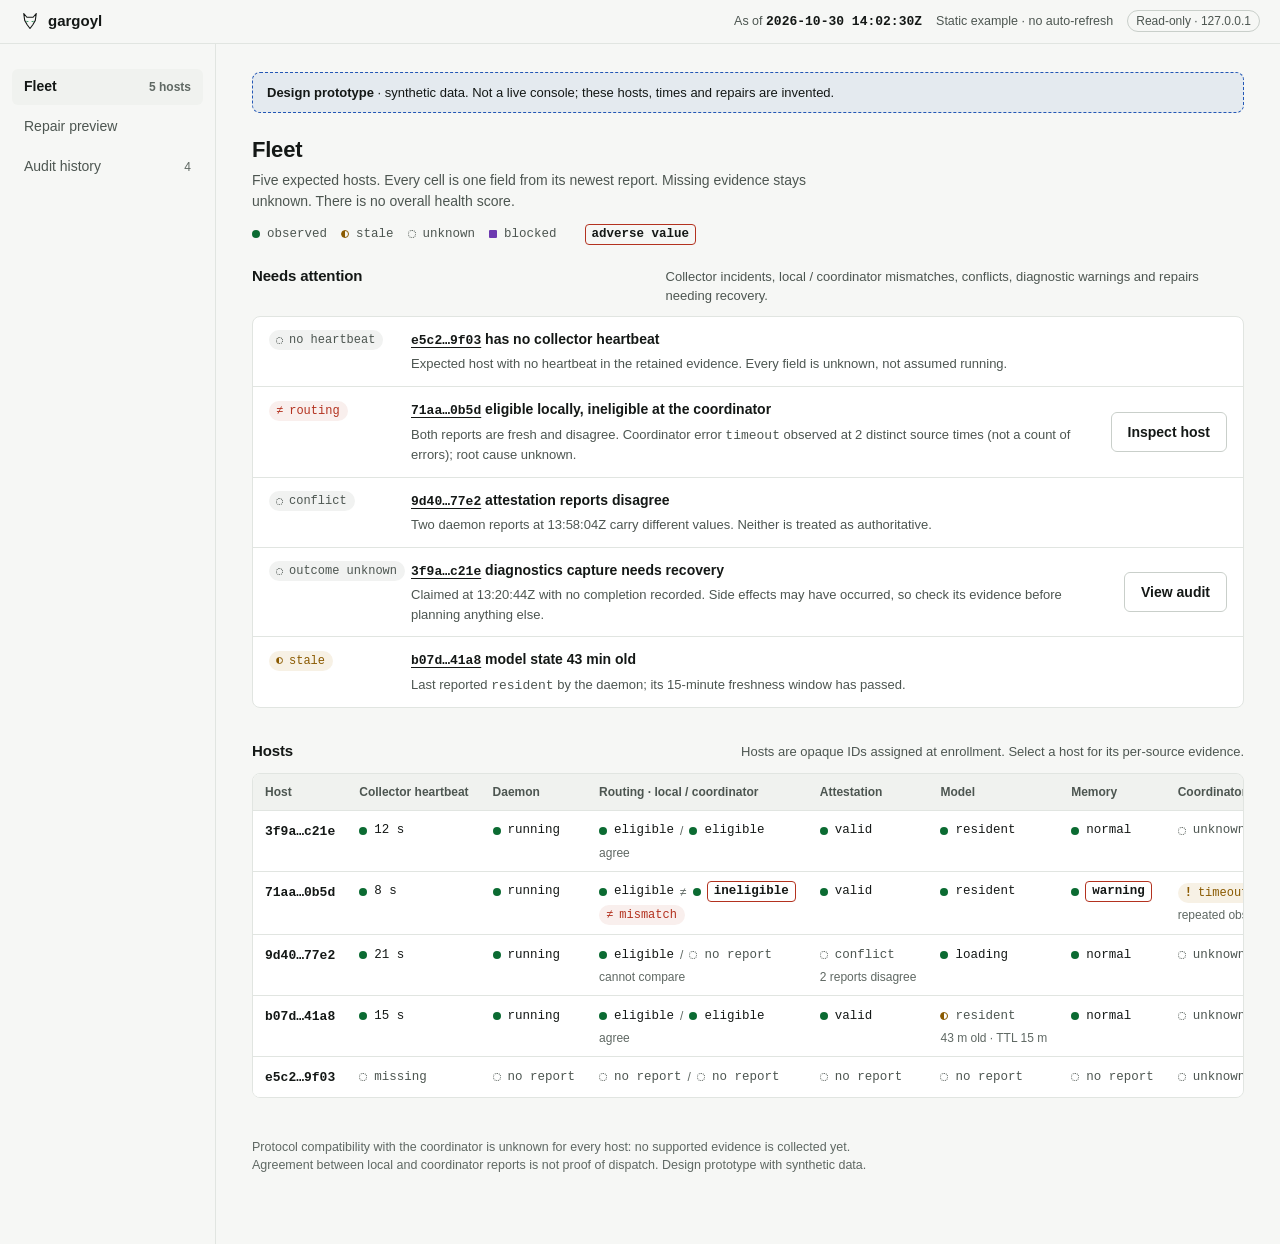
<file: design/app/index.html>
<!doctype html>
<html lang="en">
<head>
  <meta charset="utf-8">
  <meta name="viewport" content="width=device-width, initial-scale=1">
  <title>Fleet · Gargoyl</title>
  <link rel="icon" href="../../assets/icon/favicon.svg" type="image/svg+xml">
  <link rel="apple-touch-icon" href="../../assets/icon/apple-touch-icon.png" sizes="180x180">
  <link rel="stylesheet" href="app.css">
</head>
<body>
<a class="skip-link" href="#main">Skip to content</a>
<div class="shell">
  <header class="topbar">
    <a class="brand" href="index.html" aria-label="Gargoyl fleet overview">
      <svg viewBox="0 0 64 64" aria-hidden="true"><path d="M12 8 22 20h20L52 8l-3 22-8 14-9 12-9-12-8-14z" fill="none" stroke="currentColor" stroke-width="3.5" stroke-linejoin="round"/><path class="brand-eyes" d="M21 31l8 3-8 1z M43 31l-8 3 8 1z"/></svg>
      gargoyl
    </a>
    <div class="asof">
      <span>As of <strong class="mono">2026-10-30 14:02:30Z</strong></span>
      <span>Static example · no auto-refresh</span>
      <span class="pill">Read-only · 127.0.0.1</span>
    </div>
  </header>

  <nav class="nav" aria-label="Sections">
    <ul>
      <li><a href="index.html" aria-current="page">Fleet <span class="count">5 hosts</span></a></li>
      <li><a href="repair.html">Repair preview</a></li>
      <li><a href="audit.html">Audit history <span class="count">4</span></a></li>
    </ul>
  </nav>

  <main id="main">
    <p class="proto-banner" role="note"><strong>Design prototype</strong> · synthetic data. Not a live console; these hosts, times and repairs are invented.</p>
    <div class="page-head">
      <div>
        <h1>Fleet</h1>
        <p>Five expected hosts. Every cell is one field from its newest report. Missing evidence stays unknown. There is no overall health score.</p>
      </div>
      <div class="legend" role="group" aria-label="Legend">
        <span class="ev ev-observed">observed</span>
        <span class="ev ev-stale">stale</span>
        <span class="ev ev-unknown">unknown</span>
        <span class="ev ev-blocked">blocked</span>
        <span class="ev"><span class="adv">adverse value</span></span>
      </div>
    </div>

    <section aria-labelledby="attention-title">
      <div class="section-head">
        <h2 id="attention-title">Needs attention</h2>
        <p>Collector incidents, local / coordinator mismatches, conflicts, diagnostic warnings and repairs needing recovery.</p>
      </div>
      <div class="attention">
        <ul>
          <li>
            <span class="st st-unknown">no heartbeat</span>
            <span class="what"><a class="mono" href="host-e5c2.html">e5c2…9f03</a> has no collector heartbeat</span>
            <span class="why">Expected host with no heartbeat in the retained evidence. Every field is unknown, not assumed running.</span>
          </li>
          <li>
            <span class="st st-mismatch">routing</span>
            <span class="what"><a class="mono" href="host-71aa.html">71aa…0b5d</a> eligible locally, ineligible at the coordinator</span>
            <span class="why">Both reports are fresh and disagree. Coordinator error <code>timeout</code> observed at 2 distinct source times (not a count of errors); root cause unknown.</span>
            <a class="go btn" href="host-71aa.html">Inspect host</a>
          </li>
          <li>
            <span class="st st-unknown">conflict</span>
            <span class="what"><a class="mono" href="host-9d40.html">9d40…77e2</a> attestation reports disagree</span>
            <span class="why">Two daemon reports at 13:58:04Z carry different values. Neither is treated as authoritative.</span>
          </li>
          <li>
            <span class="st st-unknown">outcome unknown</span>
            <span class="what"><a class="mono" href="host-3f9a.html">3f9a…c21e</a> diagnostics capture needs recovery</span>
            <span class="why">Claimed at 13:20:44Z with no completion recorded. Side effects may have occurred, so check its evidence before planning anything else.</span>
            <a class="go btn" href="audit.html">View audit</a>
          </li>
          <li>
            <span class="st st-stale">stale</span>
            <span class="what"><a class="mono" href="host-b07d.html">b07d…41a8</a> model state 43 min old</span>
            <span class="why">Last reported <code>resident</code> by the daemon; its 15-minute freshness window has passed.</span>
          </li>
        </ul>
      </div>
    </section>

    <section aria-labelledby="fleet-title">
      <div class="section-head">
        <h2 id="fleet-title">Hosts</h2>
        <p>Hosts are opaque IDs assigned at enrollment. Select a host for its per-source evidence.</p>
      </div>
      <div class="table-wrap" tabindex="0" role="region" aria-label="Hosts (scrollable table)">
        <table class="fleet">
          <caption class="sr-only">Newest evidence per field for each expected host</caption>
          <thead>
            <tr>
              <th scope="col">Host</th>
              <th scope="col">Collector heartbeat</th>
              <th scope="col">Daemon</th>
              <th scope="col">Routing · local / coordinator</th>
              <th scope="col">Attestation</th>
              <th scope="col">Model</th>
              <th scope="col">Memory</th>
              <th scope="col">Coordinator diagnostics</th>
            </tr>
          </thead>
          <tbody>
            <tr>
              <th scope="row" class="host"><a class="mono" href="host-3f9a.html" title="3f9a2c4e-8b1d-4f6a-9c3e-1d7b5a20c21e">3f9a…c21e</a></th>
              <td><span class="ev ev-observed">12 s</span></td>
              <td><span class="ev ev-observed">running</span></td>
              <td><span class="pair"><span class="ev ev-observed">eligible</span><span class="sep">/</span><span class="ev ev-observed">eligible</span></span><span class="cell-note">agree</span></td>
              <td><span class="ev ev-observed">valid</span></td>
              <td><span class="ev ev-observed">resident</span></td>
              <td><span class="ev ev-observed">normal</span></td>
              <td><span class="ev ev-unknown">unknown</span></td>
            </tr>
            <tr>
              <th scope="row" class="host"><a href="host-71aa.html" title="71aa04c9-2f6e-4b8d-a1c7-5e93f2d80b5d">71aa…0b5d</a></th>
              <td><span class="ev ev-observed">8 s</span></td>
              <td><span class="ev ev-observed">running</span></td>
              <td><span class="pair"><span class="ev ev-observed">eligible</span><span class="sep">≠</span><span class="ev ev-observed"><span class="adv">ineligible</span></span></span><span class="cell-note"><span class="st st-mismatch">mismatch</span></span></td>
              <td><span class="ev ev-observed">valid</span></td>
              <td><span class="ev ev-observed">resident</span></td>
              <td><span class="ev ev-observed"><span class="adv">warning</span></span></td>
              <td><span class="st st-warning">timeout</span><span class="cell-note">repeated observations</span></td>
            </tr>
            <tr>
              <th scope="row" class="host"><a href="host-9d40.html" title="9d40b6a1-3c5f-4e2a-8f71-c0a4e93d77e2">9d40…77e2</a></th>
              <td><span class="ev ev-observed">21 s</span></td>
              <td><span class="ev ev-observed">running</span></td>
              <td><span class="pair"><span class="ev ev-observed">eligible</span><span class="sep">/</span><span class="ev ev-unknown">no report</span></span><span class="cell-note">cannot compare</span></td>
              <td><span class="ev ev-unknown">conflict</span><span class="cell-note">2 reports disagree</span></td>
              <td><span class="ev ev-observed">loading</span></td>
              <td><span class="ev ev-observed">normal</span></td>
              <td><span class="ev ev-unknown">unknown</span></td>
            </tr>
            <tr>
              <th scope="row" class="host"><a class="mono" href="host-b07d.html" title="b07d5e12-9a4c-4d3b-b6f0-8e21c7a941a8">b07d…41a8</a></th>
              <td><span class="ev ev-observed">15 s</span></td>
              <td><span class="ev ev-observed">running</span></td>
              <td><span class="pair"><span class="ev ev-observed">eligible</span><span class="sep">/</span><span class="ev ev-observed">eligible</span></span><span class="cell-note">agree</span></td>
              <td><span class="ev ev-observed">valid</span></td>
              <td><span class="ev ev-stale">resident</span><span class="cell-note">43 m old · TTL 15 m</span></td>
              <td><span class="ev ev-observed">normal</span></td>
              <td><span class="ev ev-unknown">unknown</span></td>
            </tr>
            <tr>
              <th scope="row" class="host"><a href="host-e5c2.html" title="e5c2f7d8-1b3a-4c9e-9d26-a7f40b1e9f03">e5c2…9f03</a></th>
              <td><span class="ev ev-unknown">missing</span></td>
              <td><span class="ev ev-unknown">no report</span></td>
              <td><span class="pair"><span class="ev ev-unknown">no report</span><span class="sep">/</span><span class="ev ev-unknown">no report</span></span></td>
              <td><span class="ev ev-unknown">no report</span></td>
              <td><span class="ev ev-unknown">no report</span></td>
              <td><span class="ev ev-unknown">no report</span></td>
              <td><span class="ev ev-unknown">unknown</span></td>
            </tr>
          </tbody>
        </table>
      </div>
    </section>

    <footer class="page-foot">
      Protocol compatibility with the coordinator is unknown for every host: no supported evidence is collected yet. Agreement between local and coordinator reports is not proof of dispatch. Design prototype with synthetic data.
    </footer>
  </main>
</div>
</body>
</html>
</file>
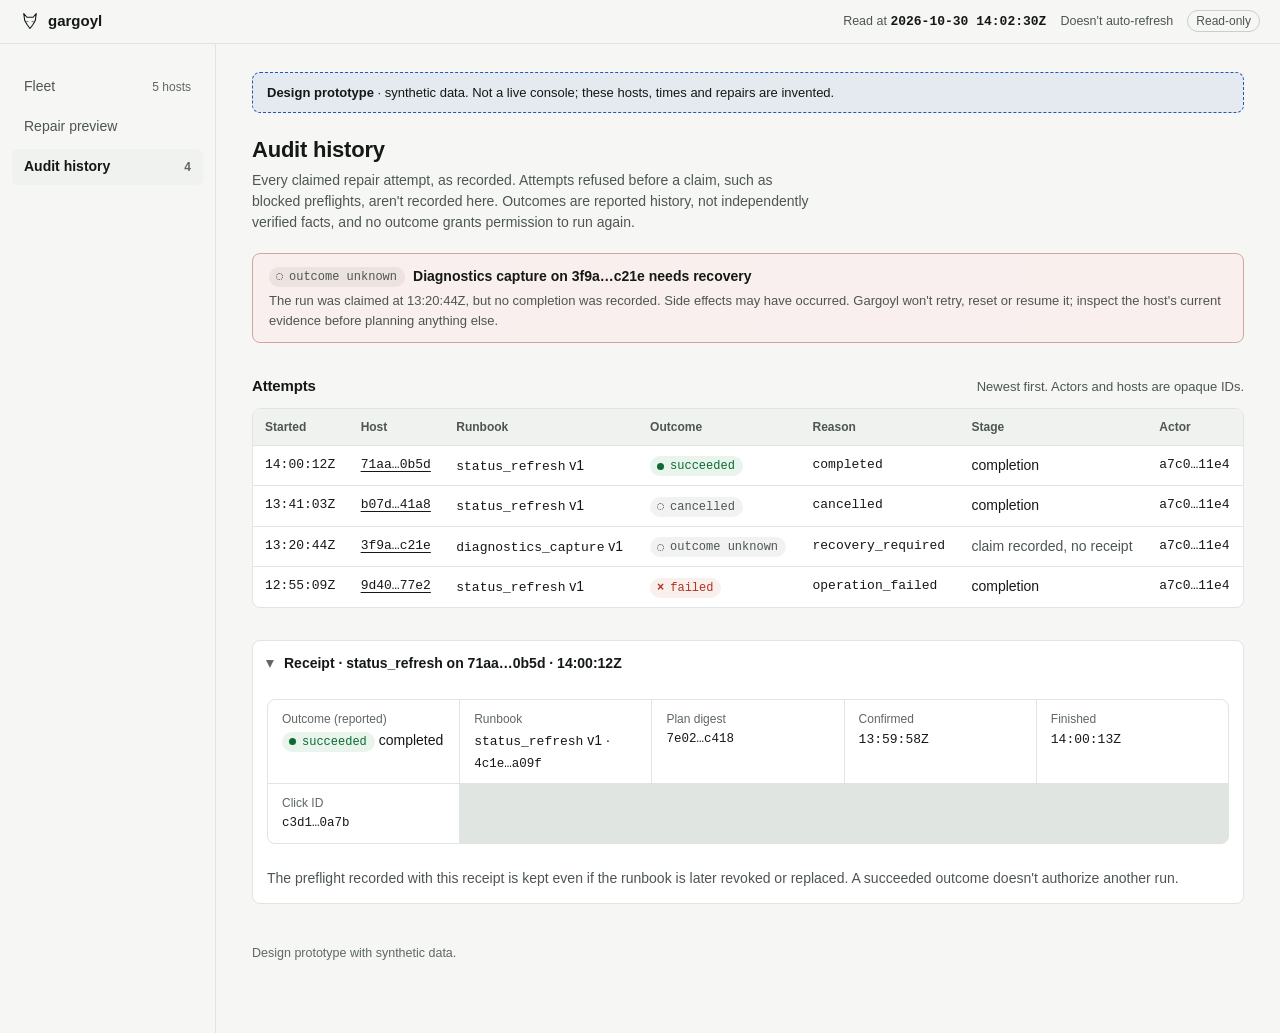
<file: design/app/audit.html>
<!doctype html>
<html lang="en">
<head>
  <meta charset="utf-8">
  <meta name="viewport" content="width=device-width, initial-scale=1">
  <title>Audit history · Gargoyl</title>
  <link rel="icon" href="../../assets/icon/favicon.svg" type="image/svg+xml">
  <link rel="apple-touch-icon" href="../../assets/icon/apple-touch-icon.png" sizes="180x180">
  <link rel="stylesheet" href="app.css">
</head>
<body>
<a class="skip-link" href="#main">Skip to content</a>
<div class="shell">
  <header class="topbar">
    <a class="brand" href="index.html" aria-label="Gargoyl fleet overview">
      <svg viewBox="0 0 64 64" aria-hidden="true"><path d="M12 8 22 20h20L52 8l-3 22-8 14-9 12-9-12-8-14z" fill="none" stroke="currentColor" stroke-width="3.5" stroke-linejoin="round"/><path class="brand-eyes" d="M21 31l8 3-8 1z M43 31l-8 3 8 1z"/></svg>
      gargoyl
    </a>
    <div class="asof">
      <span>Read at <strong class="mono">2026-10-30 14:02:30Z</strong></span>
      <span>Doesn't auto-refresh</span>
      <span class="pill">Read-only</span>
    </div>
  </header>

  <nav class="nav" aria-label="Sections">
    <ul>
      <li><a href="index.html">Fleet <span class="count">5 hosts</span></a></li>
      <li><a href="repair.html">Repair preview</a></li>
      <li><a href="audit.html" aria-current="page">Audit history <span class="count">4</span></a></li>
    </ul>
  </nav>

  <main id="main">
    <p class="proto-banner" role="note"><strong>Design prototype</strong> · synthetic data. Not a live console; these hosts, times and repairs are invented.</p>
    <div class="page-head">
      <div>
        <h1>Audit history</h1>
        <p>Every claimed repair attempt, as recorded. Attempts refused before a claim, such as blocked preflights, aren't recorded here. Outcomes are reported history, not independently verified facts, and no outcome grants permission to run again.</p>
      </div>
    </div>

    <section aria-labelledby="unknown-title">
      <div class="callout danger">
        <div class="callout-title" id="unknown-title"><span class="st st-unknown">outcome unknown</span> Diagnostics capture on 3f9a…c21e needs recovery</div>
        <p>The run was claimed at 13:20:44Z, but no completion was recorded. Side effects may have occurred. Gargoyl won't retry, reset or resume it; inspect the host's current evidence before planning anything else.</p>
      </div>
    </section>

    <section aria-labelledby="log-title">
      <div class="section-head"><h2 id="log-title">Attempts</h2><p>Newest first. Actors and hosts are opaque IDs.</p></div>
      <div class="table-wrap" tabindex="0" role="region" aria-label="Attempts (scrollable table)">
        <table>
          <thead><tr><th scope="col">Started</th><th scope="col">Host</th><th scope="col">Runbook</th><th scope="col">Outcome</th><th scope="col">Reason</th><th scope="col">Stage</th><th scope="col">Actor</th></tr></thead>
          <tbody>
            <tr><td class="mono nowrap">14:00:12Z</td><td class="mono"><a href="host-71aa.html">71aa…0b5d</a></td><td><code>status_refresh</code> v1</td><td><span class="st st-observed">succeeded</span></td><td class="mono">completed</td><td>completion</td><td class="mono">a7c0…11e4</td></tr>
            <tr><td class="mono nowrap">13:41:03Z</td><td class="mono"><a class="mono" href="host-b07d.html">b07d…41a8</a></td><td><code>status_refresh</code> v1</td><td><span class="st st-unknown">cancelled</span></td><td class="mono">cancelled</td><td>completion</td><td class="mono">a7c0…11e4</td></tr>
            <tr><td class="mono nowrap">13:20:44Z</td><td class="mono"><a class="mono" href="host-3f9a.html">3f9a…c21e</a></td><td><code>diagnostics_capture</code> v1</td><td><span class="st st-unknown">outcome unknown</span></td><td class="mono">recovery_required</td><td class="muted">claim recorded, no receipt</td><td class="mono">a7c0…11e4</td></tr>
            <tr><td class="mono nowrap">12:55:09Z</td><td class="mono"><a href="host-9d40.html">9d40…77e2</a></td><td><code>status_refresh</code> v1</td><td><span class="st st-failed">failed</span></td><td class="mono">operation_failed</td><td>completion</td><td class="mono">a7c0…11e4</td></tr>
          </tbody>
        </table>
      </div>
    </section>

    <section aria-labelledby="receipt-title">
      <h2 id="receipt-title" class="sr-only">Receipt detail</h2>
      <details open>
        <summary>Receipt · status_refresh on 71aa…0b5d · 14:00:12Z</summary>
        <div class="body">
          <dl class="facts">
            <div><dt>Outcome (reported)</dt><dd><span class="st st-observed">succeeded</span> completed</dd></div>
            <div><dt>Runbook</dt><dd><code>status_refresh</code> v1 · <span class="digest">4c1e…a09f</span></dd></div>
            <div><dt>Plan digest</dt><dd class="digest">7e02…c418</dd></div>
            <div><dt>Confirmed</dt><dd class="mono">13:59:58Z</dd></div>
            <div><dt>Finished</dt><dd class="mono">14:00:13Z</dd></div>
            <div><dt>Click ID</dt><dd class="digest">c3d1…0a7b</dd></div>
          </dl>
          <p class="muted">The preflight recorded with this receipt is kept even if the runbook is later revoked or replaced. A succeeded outcome doesn't authorize another run.</p>
        </div>
      </details>
    </section>

    <footer class="page-foot">Design prototype with synthetic data.</footer>
  </main>
</div>
</body>
</html>
</file>
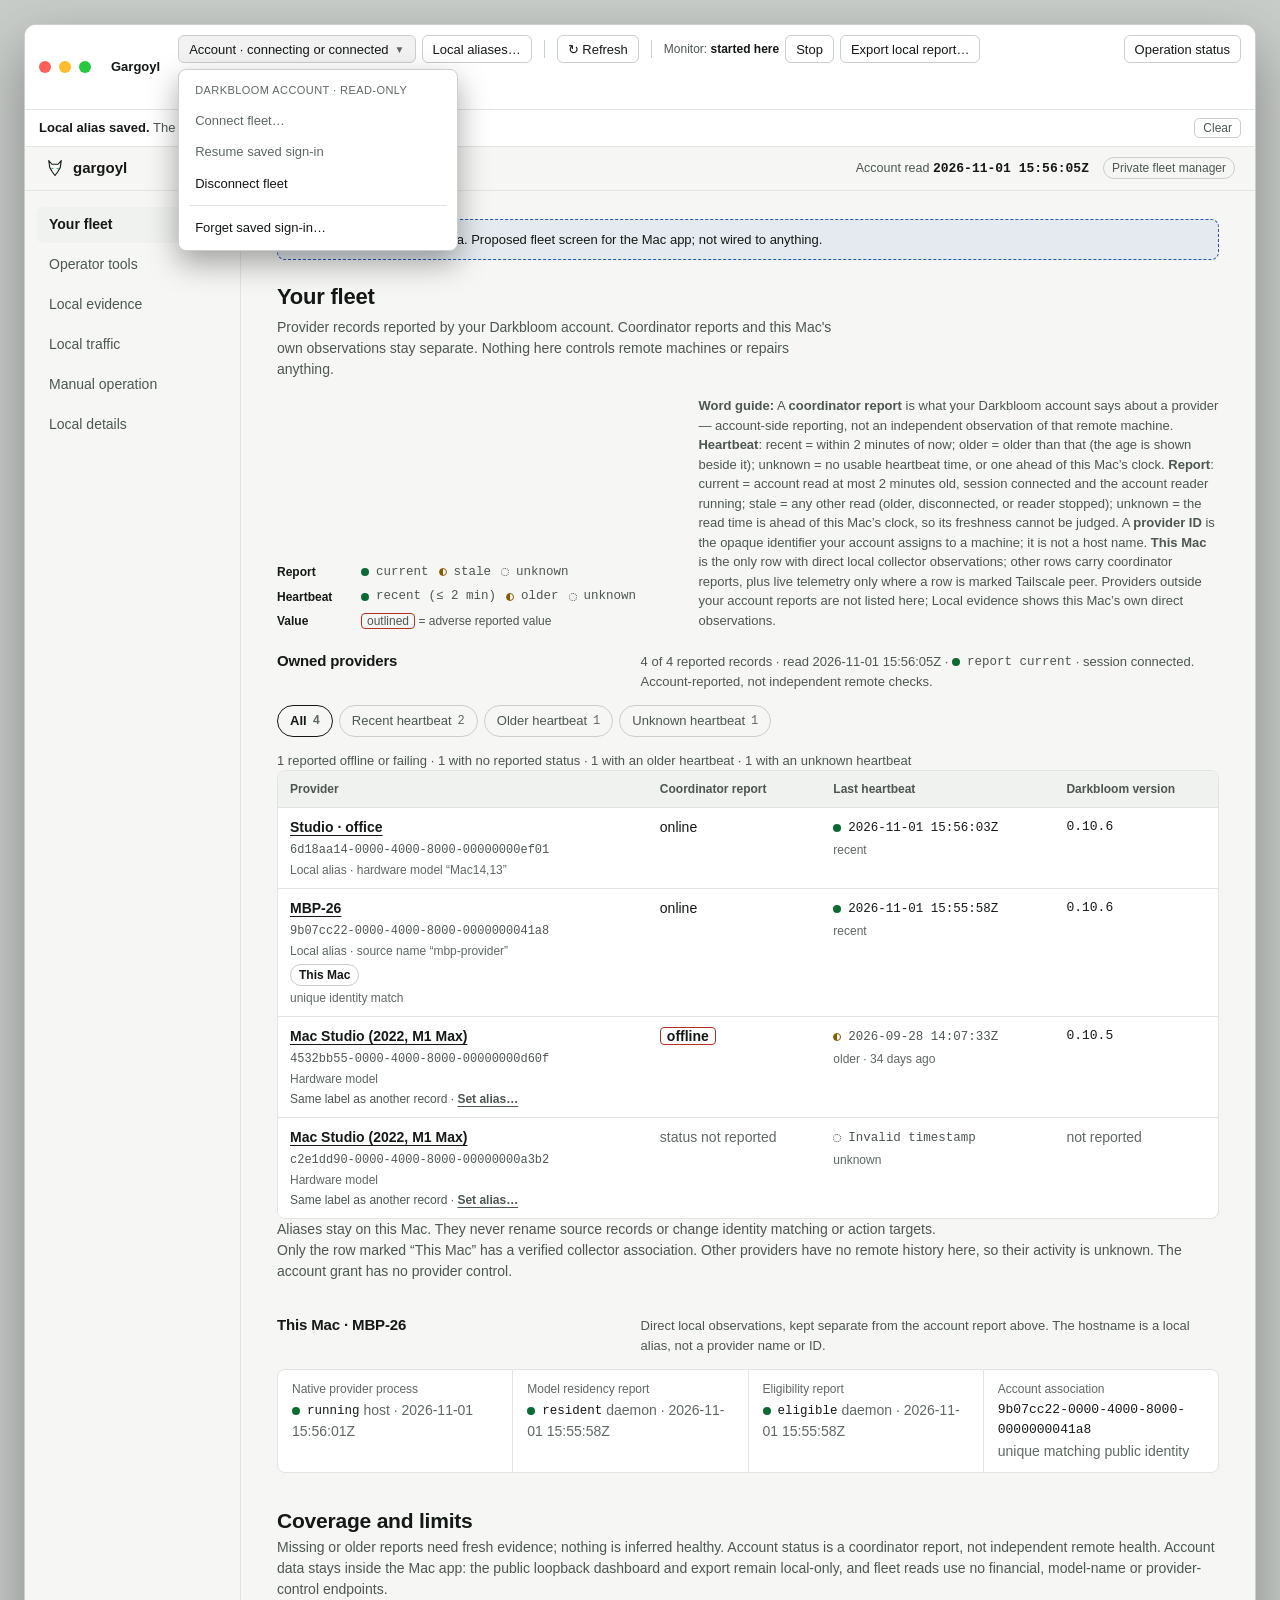
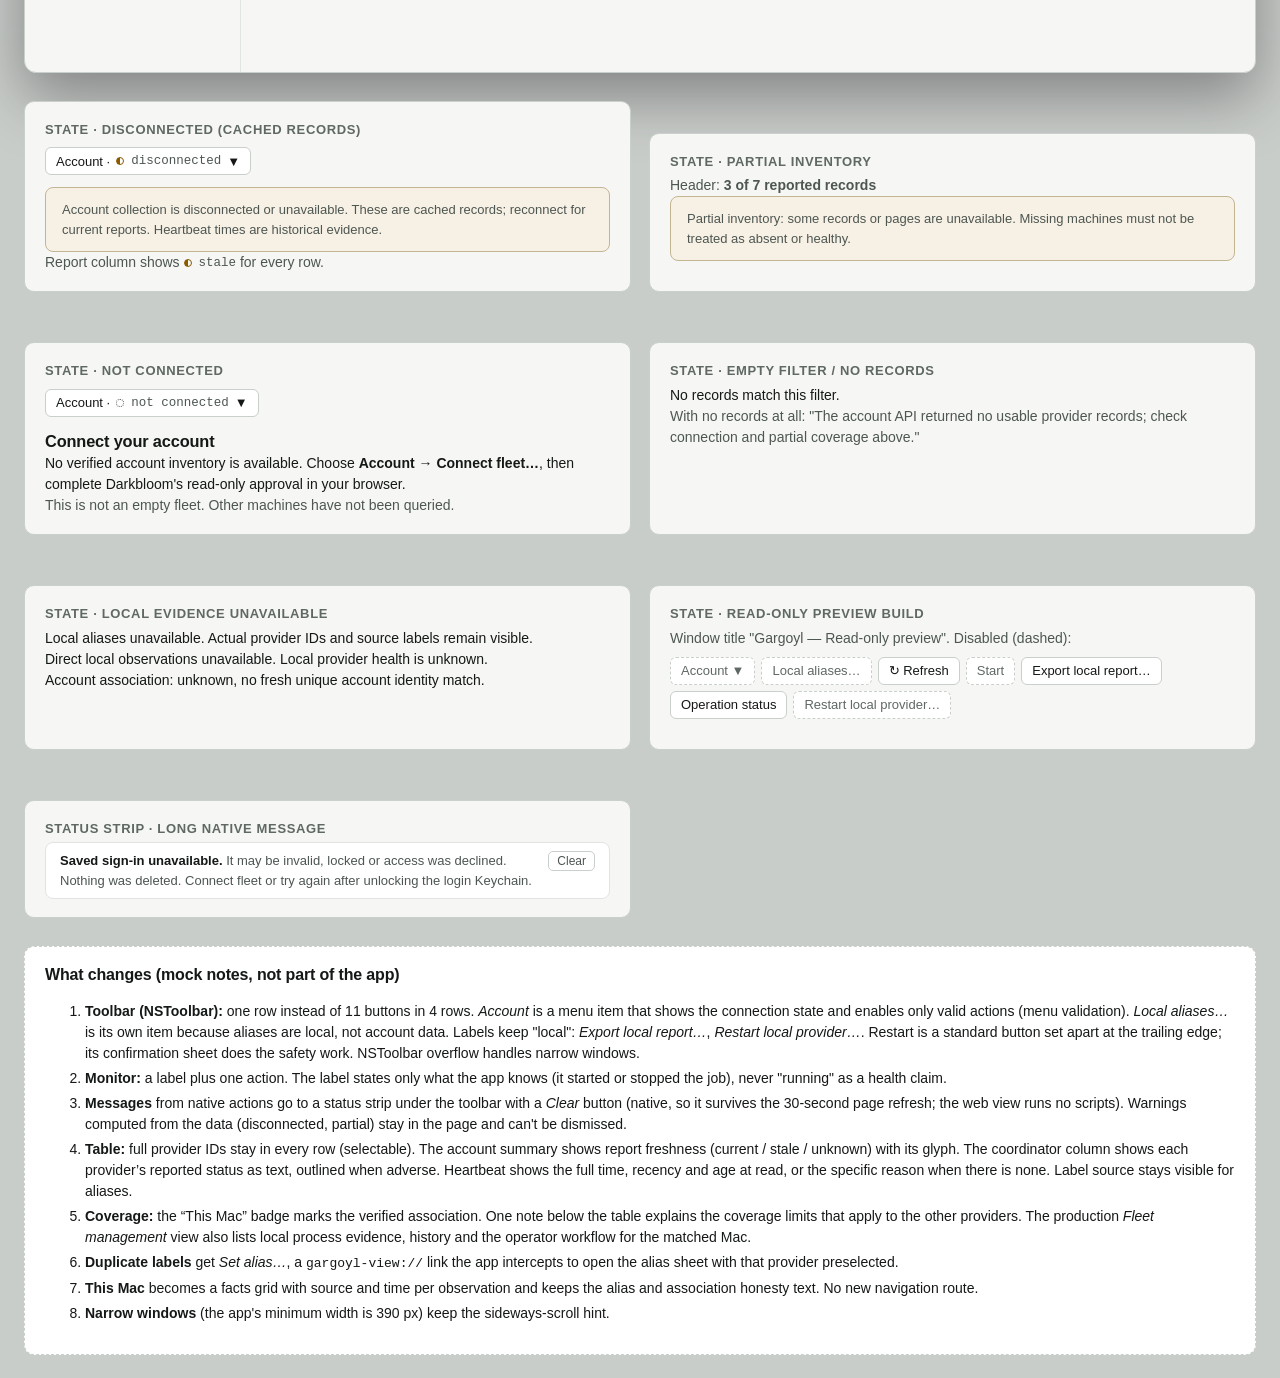
<file: design/app/fleet-manager.html>
<!doctype html>
<html lang="en">
<head>
  <meta charset="utf-8">
  <meta name="viewport" content="width=device-width, initial-scale=1">
  <title>Your fleet · Gargoyl (Mac app mock)</title>
  <link rel="icon" href="../../assets/icon/favicon.svg" type="image/svg+xml">
  <link rel="apple-touch-icon" href="../../assets/icon/apple-touch-icon.png" sizes="180x180">
  <link rel="stylesheet" href="app.css">
  <style>
    /* Mock-only: native window chrome (NSToolbar + status strip) around the web view. */
    body { background: #6b6f6d; padding: 24px; }
    @media (prefers-color-scheme: light) { body { background: #c9cdca; } }
    .window { max-width: 1280px; margin: 0 auto 28px; border-radius: 12px; overflow: hidden; border: 1px solid var(--line-strong); box-shadow: 0 24px 60px rgba(0,0,0,.35); background: var(--bg); }
    .titlebar { position: relative; z-index: 50; display: flex; align-items: center; gap: 12px; padding: 10px 14px; background: var(--surface); border-bottom: 1px solid var(--line); font-size: 13px; }
    .lights { display: flex; gap: 8px; margin-right: 8px; }
    .lights i { width: 12px; height: 12px; border-radius: 50%; display: block; }
    .lights i:nth-child(1) { background: #ff5f57; } .lights i:nth-child(2) { background: #febc2e; } .lights i:nth-child(3) { background: #28c840; }
    .wtitle { font-weight: 600; margin-right: 6px; white-space: nowrap; }
    .tb { display: flex; align-items: center; gap: 6px; flex: 1; flex-wrap: wrap; row-gap: 8px; min-width: 0; }
    .tbtn { display: inline-flex; align-items: center; gap: 6px; height: 28px; padding: 0 10px; border-radius: 6px; border: 1px solid var(--line-strong); background: var(--surface); color: var(--text); font: 500 13px var(--sans); white-space: nowrap; }
    .tbtn.open { background: var(--unknown-soft); }
    .tbtn[disabled] { color: var(--text-faint); border-style: dashed; }
    .tbtn .caret { font-size: 10px; color: var(--text-faint); }
    .tsep { width: 1px; height: 18px; background: var(--line-strong); margin: 0 6px; }
    .spacer { flex: 1; }
    .tlabel { font-size: 12px; color: var(--text-muted); white-space: nowrap; }
    .tlabel strong { color: var(--text); font-weight: 600; }
    .menu-wrap { position: relative; }
    .menu { position: absolute; top: 34px; left: 0; z-index: 100; min-width: 280px; padding: 6px; border-radius: 8px; background: var(--surface); border: 1px solid var(--line-strong); box-shadow: 0 12px 30px rgba(0,0,0,.35); }
    .menu div { padding: 6px 10px; border-radius: 5px; font-size: 13px; }
    .menu .dis { color: var(--text-faint); }
    .menu .head { font-size: 11px; color: var(--text-faint); text-transform: uppercase; letter-spacing: .04em; }
    .menu hr { border: 0; border-top: 1px solid var(--line); margin: 6px 4px; }
    .strip { display: flex; gap: 12px; align-items: flex-start; justify-content: space-between; padding: 8px 14px; font-size: 13px; background: var(--surface); border-bottom: 1px solid var(--line); color: var(--text-muted); }
    .strip strong { color: var(--text); }
    .strip .close { font: 500 12px var(--sans); color: var(--text-muted); background: none; border: 1px solid var(--line-strong); border-radius: 5px; padding: 2px 8px; }
    .window .shell { min-height: 0; }
    .filters { display: flex; flex-wrap: wrap; gap: 6px; margin: 14px 0; padding: 0; list-style: none; }
    .filters a { display: inline-flex; gap: 6px; align-items: center; padding: 5px 12px; border-radius: 999px; border: 1px solid var(--line-strong); color: var(--text-muted); text-decoration: none; font-size: 13px; }
    .filters a[aria-current="page"] { border-color: var(--text); color: var(--text); font-weight: 600; }
    .filters .n { font-family: var(--mono); font-size: 12px; color: var(--text-faint); }
    .keys { display: grid; gap: 6px; font-size: 12px; color: var(--text-muted); }
    .keys div { display: flex; flex-wrap: wrap; gap: 10px; align-items: center; }
    .keys b { color: var(--text); font-weight: 600; min-width: 74px; }
    .adv-key { border: 1px solid var(--mismatch); border-radius: 4px; padding: 0 5px; }
    .prov a { font-weight: 600; }
    .prov .id { display: block; font-family: var(--mono); font-size: 12px; color: var(--text-muted); margin-top: 3px; user-select: all; overflow-wrap: anywhere; }
    .prov .src { display: block; font-size: 12px; color: var(--text-faint); margin-top: 2px; }
    .dup { display: block; font-size: 12px; color: var(--text-muted); margin-top: 2px; }
    .here { display: inline-flex; margin-top: 4px; padding: 1px 8px; border-radius: 999px; font-size: 12px; font-weight: 600; color: var(--text); border: 1px solid var(--line-strong); }
    .cell-sub { display: block; font-size: 12px; color: var(--text-faint); margin-top: 3px; }
    .scroll-hint { display: none; font-size: 12px; color: var(--text-faint); }
    @media (max-width: 700px) { .scroll-hint { display: block; } }
    .fleet { min-width: 860px; }
    .fleet th[scope=row] { min-width: 300px; }
    .states { max-width: 1280px; margin: 0 auto; display: grid; gap: 18px; }
    @media (min-width: 1000px) { .states { grid-template-columns: 1fr 1fr; } }
    .state { background: var(--bg); border: 1px solid var(--line-strong); border-radius: 10px; padding: 18px 20px; }
    .state > h2 { margin: 0 0 4px; font-size: 13px; text-transform: uppercase; letter-spacing: .05em; color: var(--text-faint); }
    .state .mini-tb { display: flex; flex-wrap: wrap; gap: 6px; margin: 8px 0 12px; }
    .annot { margin: 28px auto 0; max-width: 1280px; background: var(--surface); border: 1px dashed var(--line-strong); border-radius: 10px; padding: 16px 20px; color: var(--text); font-size: 14px; }
    .annot h2 { margin-top: 0; font-size: 16px; }
    .annot li { margin: 4px 0; }
  </style>
</head>
<body>

<div class="window" role="region" aria-label="Main state: connected account">
  <div class="titlebar">
    <div class="lights" aria-hidden="true"><i></i><i></i><i></i></div>
    <span class="wtitle">Gargoyl</span>
    <div class="tb" role="toolbar" aria-label="Native toolbar (NSToolbar)">
      <div class="menu-wrap">
        <button class="tbtn open" aria-haspopup="menu" aria-expanded="true">Account · connecting or connected <span class="caret">▼</span></button>
        <div class="menu" role="menu" aria-label="Account">
          <div class="head">Darkbloom account · read-only</div>
          <div class="dis">Connect fleet…</div>
          <div class="dis">Resume saved sign-in</div>
          <div>Disconnect fleet</div>
          <hr>
          <div>Forget saved sign-in…</div>
        </div>
      </div>
      <button class="tbtn">Local aliases…</button>
      <span class="tsep" aria-hidden="true"></span>
      <button class="tbtn">↻ Refresh</button>
      <span class="tsep" aria-hidden="true"></span>
      <span class="tlabel">Monitor: <strong>started here</strong></span>
      <button class="tbtn">Stop</button>
      <button class="tbtn">Export local report…</button>
      <span class="spacer"></span>
      <button class="tbtn">Operation status</button>
      <button class="tbtn">Restart local provider…</button>
    </div>
  </div>
  <div class="strip" role="status">
    <span><strong>Local alias saved.</strong> The provider ID and source label are unchanged.</span>
    <button class="close">Clear</button>
  </div>

  <div class="shell">
    <header class="topbar">
      <a class="brand" href="#" aria-label="Gargoyl">
        <svg viewBox="0 0 64 64" aria-hidden="true"><path d="M12 8 22 20h20L52 8l-3 22-8 14-9 12-9-12-8-14z" fill="none" stroke="currentColor" stroke-width="3.5" stroke-linejoin="round"/><path class="brand-eyes" d="M21 31l8 3-8 1z M43 31l-8 3 8 1z"/></svg>
        gargoyl
      </a>
      <div class="asof">
        <span>Account read <strong class="mono">2026-11-01 15:56:05Z</strong></span>
        <span class="pill">Private fleet manager</span>
      </div>
    </header>

    <nav class="nav" aria-label="Sections">
      <ul>
        <li><a href="#" aria-current="page">Your fleet</a></li>
        <li><a href="#">Operator tools</a></li>
        <li><a href="#">Local evidence</a></li>
        <li><a href="#">Local traffic</a></li>
        <li><a href="#">Manual operation</a></li>
        <li><a href="#">Local details</a></li>
      </ul>
    </nav>

    <main id="main">
      <p class="proto-banner" role="note"><strong>Design mock</strong> · synthetic data. Proposed fleet screen for the Mac app; not wired to anything.</p>

      <div class="page-head">
        <div>
          <h1>Your fleet</h1>
          <p>Provider records reported by your Darkbloom account. Coordinator reports and this Mac's own observations stay separate. Nothing here controls remote machines or repairs anything.</p>
        </div>
        <div class="keys" role="group" aria-label="Legend">
          <div><b>Report</b><span class="ev ev-observed">current</span><span class="ev ev-stale">stale</span><span class="ev ev-unknown">unknown</span></div>
          <div><b>Heartbeat</b><span class="ev ev-observed">recent (≤ 2 min)</span><span class="ev ev-stale">older</span><span class="ev ev-unknown">unknown</span></div>
          <div><b>Value</b><span><span class="adv-key">outlined</span> = adverse reported value</span></div>
        </div>
        <p class="muted" style="font-size:13px"><strong>Word guide:</strong> A <strong>coordinator report</strong> is what your Darkbloom account says about a provider — account-side reporting, not an independent observation of that remote machine. <strong>Heartbeat</strong>: recent = within 2 minutes of now; older = older than that (the age is shown beside it); unknown = no usable heartbeat time, or one ahead of this Mac’s clock. <strong>Report</strong>: current = account read at most 2 minutes old, session connected and the account reader running; stale = any other read (older, disconnected, or reader stopped); unknown = the read time is ahead of this Mac’s clock, so its freshness cannot be judged. A <strong>provider ID</strong> is the opaque identifier your account assigns to a machine; it is not a host name. <strong>This Mac</strong> is the only row with direct local collector observations; other rows carry coordinator reports, plus live telemetry only where a row is marked Tailscale peer. Providers outside your account reports are not listed here; Local evidence shows this Mac’s own direct observations.</p>
      </div>

      <section aria-labelledby="inv-title">
        <div class="section-head">
          <h2 id="inv-title">Owned providers</h2>
          <p>4 of 4 reported records · read 2026-11-01 15:56:05Z · <span class="ev ev-observed">report current</span> · session connected. Account-reported, not independent remote checks.</p>
        </div>

        <ul class="filters" aria-label="Filter by heartbeat">
          <li><a href="#" aria-current="page">All <span class="n">4</span></a></li>
          <li><a href="#">Recent heartbeat <span class="n">2</span></a></li>
          <li><a href="#">Older heartbeat <span class="n">1</span></a></li>
          <li><a href="#">Unknown heartbeat <span class="n">1</span></a></li>
        </ul>

        <p class="muted" style="font-size:13px">1 reported offline or failing · 1 with no reported status · 1 with an older heartbeat · 1 with an unknown heartbeat</p>
        <p class="scroll-hint">Scroll the table sideways to see all evidence.</p>
        <div class="table-wrap" tabindex="0" role="region" aria-label="Owned providers" aria-describedby="inventory-coverage">
          <table class="fleet">
            <thead><tr><th scope="col">Provider</th><th scope="col">Coordinator report</th><th scope="col">Last heartbeat</th><th scope="col">Darkbloom version</th></tr></thead>
            <tbody>
              <tr>
                <th scope="row" class="prov"><a href="#">Studio · office</a><span class="id">6d18aa14-0000-4000-8000-00000000ef01</span><span class="src">Local alias · hardware model “Mac14,13”</span></th>
                <td>online</td>
                <td><span class="ev ev-observed mono">2026-11-01 15:56:03Z</span><span class="cell-sub">recent</span></td>
                <td class="mono">0.10.6</td>
              </tr>
              <tr>
                <th scope="row" class="prov"><a href="#">MBP-26</a><span class="id">9b07cc22-0000-4000-8000-0000000041a8</span><span class="src">Local alias · source name “mbp-provider”</span><span class="here">This Mac</span><span class="cell-sub">unique identity match</span></th>
                <td>online</td>
                <td><span class="ev ev-observed mono">2026-11-01 15:55:58Z</span><span class="cell-sub">recent</span></td>
                <td class="mono">0.10.6</td>
              </tr>
              <tr>
                <th scope="row" class="prov"><a href="#">Mac Studio (2022, M1 Max)</a><span class="id">4532bb55-0000-4000-8000-00000000d60f</span><span class="src">Hardware model</span><span class="dup">Same label as another record · <a href="#">Set alias…</a></span></th>
                <td><span class="adv">offline</span></td>
                <td><span class="ev ev-stale mono">2026-09-28 14:07:33Z</span><span class="cell-sub">older · 34 days ago</span></td>
                <td class="mono">0.10.5</td>
              </tr>
              <tr>
                <th scope="row" class="prov"><a href="#">Mac Studio (2022, M1 Max)</a><span class="id">c2e1dd90-0000-4000-8000-00000000a3b2</span><span class="src">Hardware model</span><span class="dup">Same label as another record · <a href="#">Set alias…</a></span></th>
                <td><span class="faint">status not reported</span></td>
                <td><span class="ev ev-unknown">Invalid timestamp</span><span class="cell-sub">unknown</span></td>
                <td class="faint">not reported</td>
              </tr>
            </tbody>
          </table>
        </div>
        <p class="muted">Aliases stay on this Mac. They never rename source records or change identity matching or action targets.</p>
        <p class="muted" id="inventory-coverage">Only the row marked “This Mac” has a verified collector association. Other providers have no remote history here, so their activity is unknown. The account grant has no provider control.</p>
      </section>

      <section aria-labelledby="mac-title">
        <div class="section-head">
          <h2 id="mac-title">This Mac · MBP-26</h2>
          <p>Direct local observations, kept separate from the account report above. The hostname is a local alias, not a provider name or ID.</p>
        </div>
        <dl class="facts">
          <div><dt>Native provider process</dt><dd><span class="ev ev-observed">running</span> <span class="faint">host · 2026-11-01 15:56:01Z</span></dd></div>
          <div><dt>Model residency report</dt><dd><span class="ev ev-observed">resident</span> <span class="faint">daemon · 2026-11-01 15:55:58Z</span></dd></div>
          <div><dt>Eligibility report</dt><dd><span class="ev ev-observed">eligible</span> <span class="faint">daemon · 2026-11-01 15:55:58Z</span></dd></div>
          <div><dt>Account association</dt><dd class="mono">9b07cc22-0000-4000-8000-0000000041a8</dd><dd class="faint">unique matching public identity</dd></div>
        </dl>
      </section>

      <section aria-labelledby="limits-title">
        <h2 id="limits-title">Coverage and limits</h2>
        <p class="muted">Missing or older reports need fresh evidence; nothing is inferred healthy. Account status is a coordinator report, not independent remote health. Account data stays inside the Mac app: the public loopback dashboard and export remain local-only, and fleet reads use no financial, model-name or provider-control endpoints.</p>
      </section>
    </main>
  </div>
</div>

<div class="states">
  <section class="state" aria-labelledby="s1">
    <h2 id="s1">State · disconnected (cached records)</h2>
    <div class="mini-tb"><button class="tbtn">Account · <span class="ev ev-stale">disconnected</span> ▼</button></div>
    <div class="callout warn"><p>Account collection is disconnected or unavailable. These are cached records; reconnect for current reports. Heartbeat times are historical evidence.</p></div>
    <p class="muted">Report column shows <span class="ev ev-stale">stale</span> for every row.</p>
  </section>
  <section class="state" aria-labelledby="s2">
    <h2 id="s2">State · partial inventory</h2>
    <p class="muted">Header: <strong>3 of 7 reported records</strong></p>
    <div class="callout warn"><p>Partial inventory: some records or pages are unavailable. Missing machines must not be treated as absent or healthy.</p></div>
  </section>
  <section class="state" aria-labelledby="s3">
    <h2 id="s3">State · not connected</h2>
    <div class="mini-tb"><button class="tbtn">Account · <span class="ev ev-unknown">not connected</span> ▼</button></div>
    <h3>Connect your account</h3>
    <p>No verified account inventory is available. Choose <strong>Account → Connect fleet…</strong>, then complete Darkbloom's read-only approval in your browser.</p>
    <p class="muted">This is not an empty fleet. Other machines have not been queried.</p>
  </section>
  <section class="state" aria-labelledby="s4">
    <h2 id="s4">State · empty filter / no records</h2>
    <p>No records match this filter.</p>
    <p class="muted">With no records at all: "The account API returned no usable provider records; check connection and partial coverage above."</p>
  </section>
  <section class="state" aria-labelledby="s5">
    <h2 id="s5">State · local evidence unavailable</h2>
    <p>Local aliases unavailable. Actual provider IDs and source labels remain visible.</p>
    <p>Direct local observations unavailable. Local provider health is unknown.</p>
    <p>Account association: unknown, no fresh unique account identity match.</p>
  </section>
  <section class="state" aria-labelledby="s6">
    <h2 id="s6">State · read-only preview build</h2>
    <p class="muted">Window title "Gargoyl — Read-only preview". Disabled (dashed):</p>
    <div class="mini-tb">
      <button class="tbtn" disabled>Account ▼</button><button class="tbtn" disabled>Local aliases…</button><button class="tbtn">↻ Refresh</button><button class="tbtn" disabled>Start</button><button class="tbtn">Export local report…</button><button class="tbtn">Operation status</button><button class="tbtn" disabled>Restart local provider…</button>
    </div>
  </section>
  <section class="state" aria-labelledby="s7">
    <h2 id="s7">Status strip · long native message</h2>
    <div class="strip" role="status" style="border:1px solid var(--line);border-radius:8px">
      <span><strong>Saved sign-in unavailable.</strong> It may be invalid, locked or access was declined. Nothing was deleted. Connect fleet or try again after unlocking the login Keychain.</span>
      <button class="close">Clear</button>
    </div>
  </section>
</div>

<div class="annot">
  <h2>What changes (mock notes, not part of the app)</h2>
  <ol>
    <li><strong>Toolbar (NSToolbar):</strong> one row instead of 11 buttons in 4 rows. <em>Account</em> is a menu item that shows the connection state and enables only valid actions (menu validation). <em>Local aliases…</em> is its own item because aliases are local, not account data. Labels keep "local": <em>Export local report…</em>, <em>Restart local provider…</em>. Restart is a standard button set apart at the trailing edge; its confirmation sheet does the safety work. NSToolbar overflow handles narrow windows.</li>
    <li><strong>Monitor:</strong> a label plus one action. The label states only what the app knows (it started or stopped the job), never "running" as a health claim.</li>
    <li><strong>Messages</strong> from native actions go to a status strip under the toolbar with a <em>Clear</em> button (native, so it survives the 30-second page refresh; the web view runs no scripts). Warnings computed from the data (disconnected, partial) stay in the page and can't be dismissed.</li>
    <li><strong>Table:</strong> full provider IDs stay in every row (selectable). The account summary shows report freshness (current / stale / unknown) with its glyph. The coordinator column shows each provider’s reported status as text, outlined when adverse. Heartbeat shows the full time, recency and age at read, or the specific reason when there is none. Label source stays visible for aliases.</li>
    <li><strong>Coverage:</strong> the “This Mac” badge marks the verified association. One note below the table explains the coverage limits that apply to the other providers. The production <em>Fleet management</em> view also lists local process evidence, history and the operator workflow for the matched Mac.</li>
    <li><strong>Duplicate labels</strong> get <em>Set alias…</em>, a <code>gargoyl-view://</code> link the app intercepts to open the alias sheet with that provider preselected.</li>
    <li><strong>This Mac</strong> becomes a facts grid with source and time per observation and keeps the alias and association honesty text. No new navigation route.</li>
    <li><strong>Narrow windows</strong> (the app's minimum width is 390 px) keep the sideways-scroll hint.</li>
  </ol>
</div>
</body>
</html>
</file>
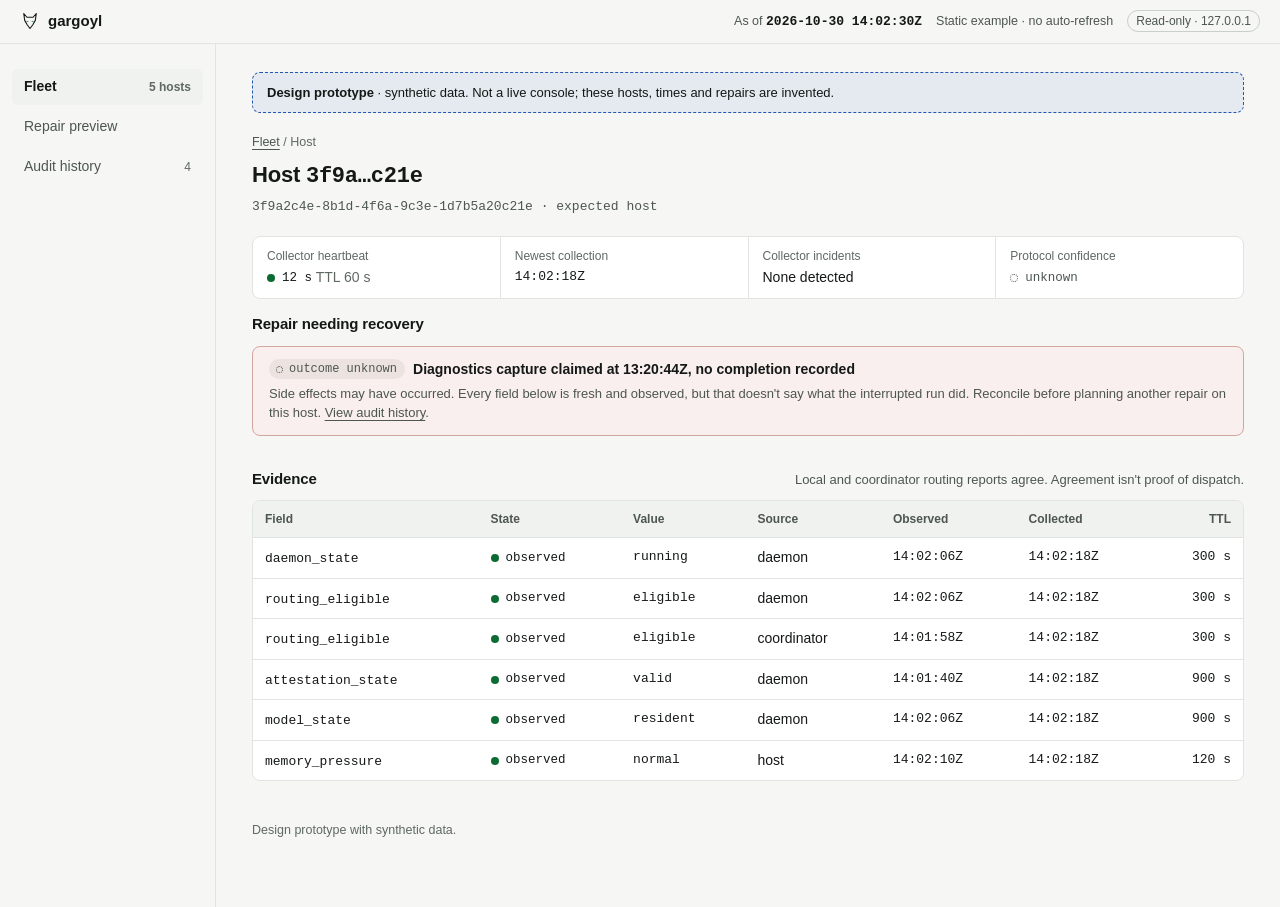
<file: design/app/host-3f9a.html>
<!doctype html>
<html lang="en">
<head>
  <meta charset="utf-8">
  <meta name="viewport" content="width=device-width, initial-scale=1">
  <title>Host 3f9a…c21e · Gargoyl</title>
  <link rel="icon" href="../../assets/icon/favicon.svg" type="image/svg+xml">
  <link rel="apple-touch-icon" href="../../assets/icon/apple-touch-icon.png" sizes="180x180">
  <link rel="stylesheet" href="app.css">
</head>
<body>
<a class="skip-link" href="#main">Skip to content</a>
<div class="shell">
  <header class="topbar">
    <a class="brand" href="index.html" aria-label="Gargoyl fleet overview">
      <svg viewBox="0 0 64 64" aria-hidden="true"><path d="M12 8 22 20h20L52 8l-3 22-8 14-9 12-9-12-8-14z" fill="none" stroke="currentColor" stroke-width="3.5" stroke-linejoin="round"/><path class="brand-eyes" d="M21 31l8 3-8 1z M43 31l-8 3 8 1z"/></svg>
      gargoyl
    </a>
    <div class="asof">
      <span>As of <strong class="mono">2026-10-30 14:02:30Z</strong></span>
      <span>Static example · no auto-refresh</span>
      <span class="pill">Read-only · 127.0.0.1</span>
    </div>
  </header>

  <nav class="nav" aria-label="Sections">
    <ul>
      <li><a href="index.html" aria-current="location">Fleet <span class="count">5 hosts</span></a></li>
      <li><a href="repair.html">Repair preview</a></li>
      <li><a href="audit.html">Audit history <span class="count">4</span></a></li>
    </ul>
  </nav>

  <main id="main">
    <p class="proto-banner" role="note"><strong>Design prototype</strong> · synthetic data. Not a live console; these hosts, times and repairs are invented.</p>
    <p class="crumbs"><a href="index.html">Fleet</a> / Host</p>
    <div class="page-head">
      <div>
        <h1>Host <span class="mono" style="font-size:inherit">3f9a…c21e</span></h1>
        <p class="mono faint">3f9a2c4e-8b1d-4f6a-9c3e-1d7b5a20c21e · expected host</p>
      </div>
    </div>

    <dl class="facts">
      <div><dt>Collector heartbeat</dt><dd><span class="ev ev-observed">12 s</span> <span class="faint">TTL 60 s</span></dd></div>
      <div><dt>Newest collection</dt><dd class="mono">14:02:18Z</dd></div>
      <div><dt>Collector incidents</dt><dd>None detected</dd></div>
      <div><dt>Protocol confidence</dt><dd><span class="ev ev-unknown">unknown</span></dd></div>
    </dl>

    <section aria-labelledby="recovery-title">
      <div class="section-head"><h2 id="recovery-title">Repair needing recovery</h2></div>
      <div class="callout danger">
        <div class="callout-title"><span class="st st-unknown">outcome unknown</span> Diagnostics capture claimed at 13:20:44Z, no completion recorded</div>
        <p>Side effects may have occurred. Every field below is fresh and observed, but that doesn't say what the interrupted run did. Reconcile before planning another repair on this host. <a href="audit.html">View audit history</a>.</p>
      </div>
    </section>

    <section aria-labelledby="fields-title">
      <div class="section-head"><h2 id="fields-title">Evidence</h2><p>Local and coordinator routing reports agree. Agreement isn't proof of dispatch.</p></div>
      <div class="table-wrap" tabindex="0" role="region" aria-label="Evidence (scrollable table)">
        <table>
          <thead><tr><th scope="col">Field</th><th scope="col">State</th><th scope="col">Value</th><th scope="col">Source</th><th scope="col">Observed</th><th scope="col">Collected</th><th scope="col" class="num">TTL</th></tr></thead>
          <tbody>
            <tr><th scope="row"><code>daemon_state</code></th><td><span class="ev ev-observed">observed</span></td><td class="mono">running</td><td>daemon</td><td class="mono nowrap">14:02:06Z</td><td class="mono nowrap">14:02:18Z</td><td class="num mono">300 s</td></tr>
            <tr><th scope="row"><code>routing_eligible</code></th><td><span class="ev ev-observed">observed</span></td><td class="mono">eligible</td><td>daemon</td><td class="mono nowrap">14:02:06Z</td><td class="mono nowrap">14:02:18Z</td><td class="num mono">300 s</td></tr>
            <tr><th scope="row"><code>routing_eligible</code></th><td><span class="ev ev-observed">observed</span></td><td class="mono">eligible</td><td>coordinator</td><td class="mono nowrap">14:01:58Z</td><td class="mono nowrap">14:02:18Z</td><td class="num mono">300 s</td></tr>
            <tr><th scope="row"><code>attestation_state</code></th><td><span class="ev ev-observed">observed</span></td><td class="mono">valid</td><td>daemon</td><td class="mono nowrap">14:01:40Z</td><td class="mono nowrap">14:02:18Z</td><td class="num mono">900 s</td></tr>
            <tr><th scope="row"><code>model_state</code></th><td><span class="ev ev-observed">observed</span></td><td class="mono">resident</td><td>daemon</td><td class="mono nowrap">14:02:06Z</td><td class="mono nowrap">14:02:18Z</td><td class="num mono">900 s</td></tr>
            <tr><th scope="row"><code>memory_pressure</code></th><td><span class="ev ev-observed">observed</span></td><td class="mono">normal</td><td>host</td><td class="mono nowrap">14:02:10Z</td><td class="mono nowrap">14:02:18Z</td><td class="num mono">120 s</td></tr>
          </tbody>
        </table>
      </div>
    </section>

    <footer class="page-foot">Design prototype with synthetic data.</footer>
  </main>
</div>
</body>
</html>
</file>
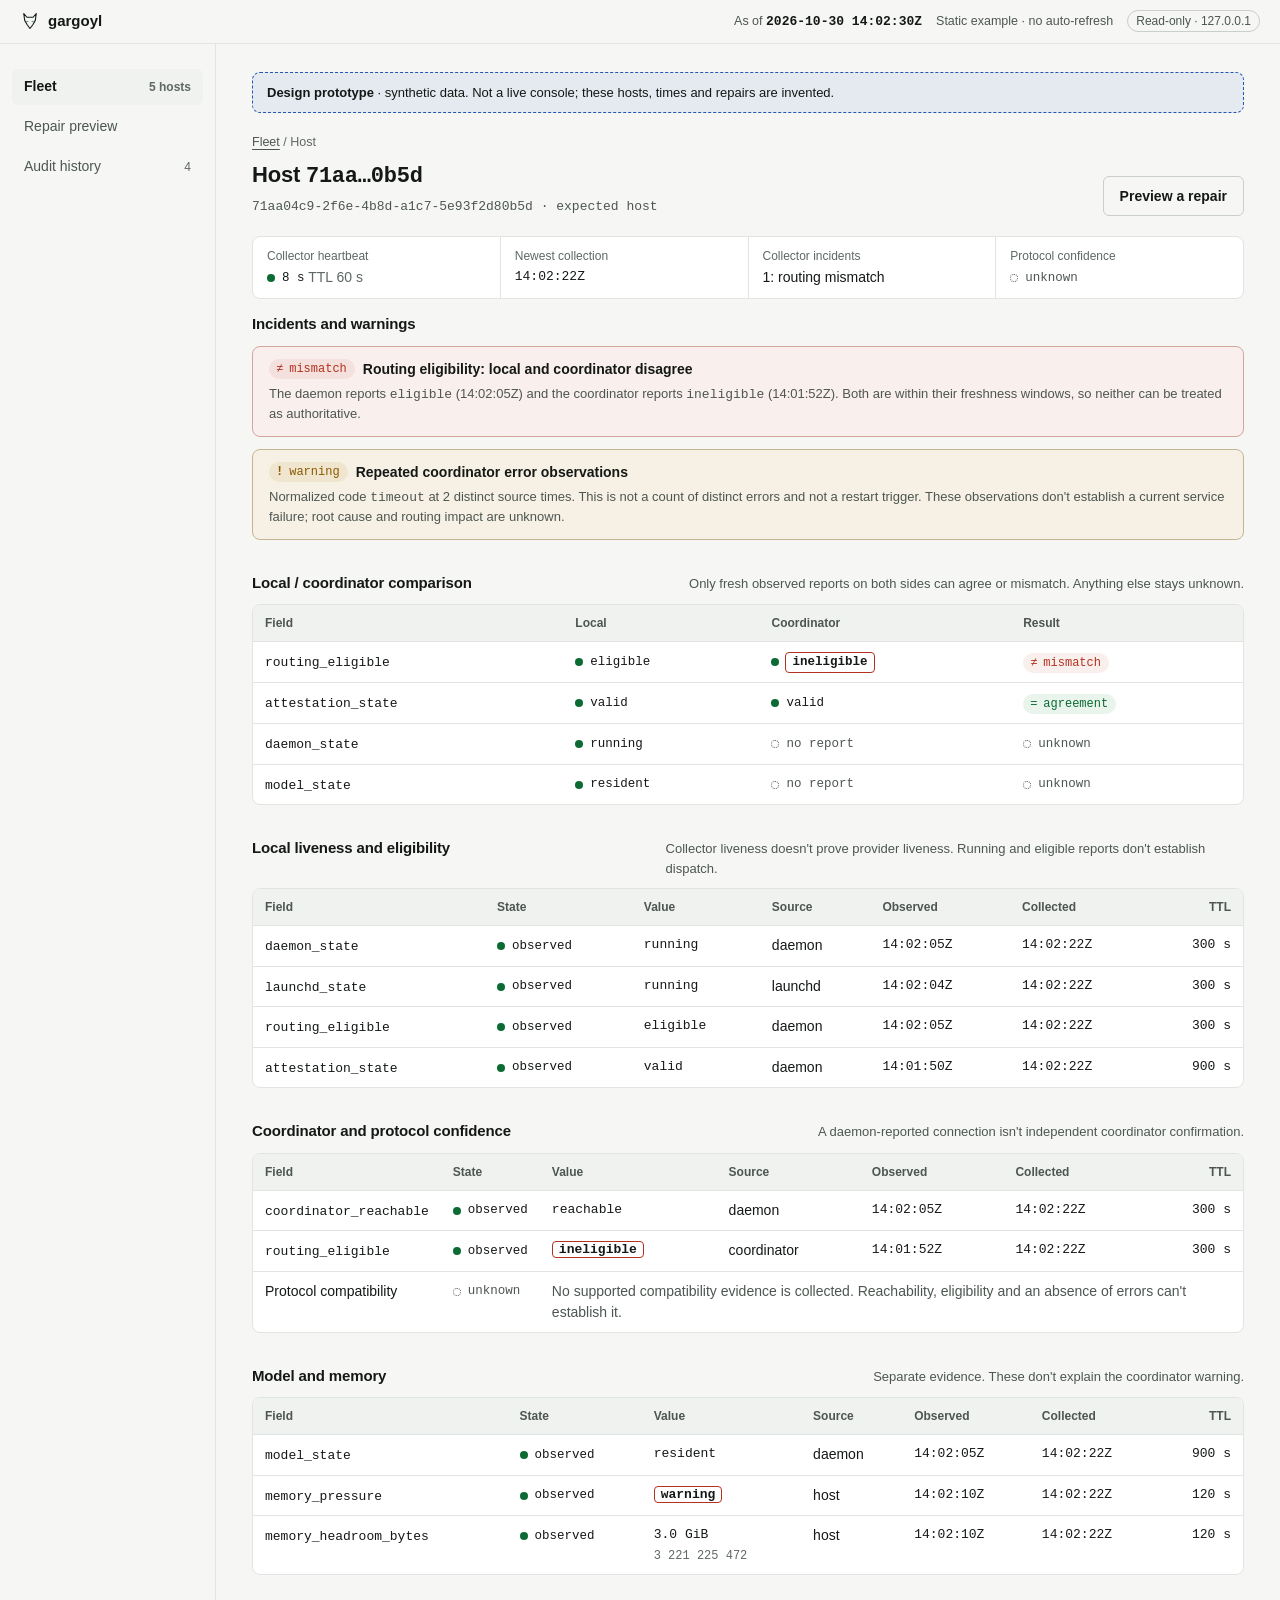
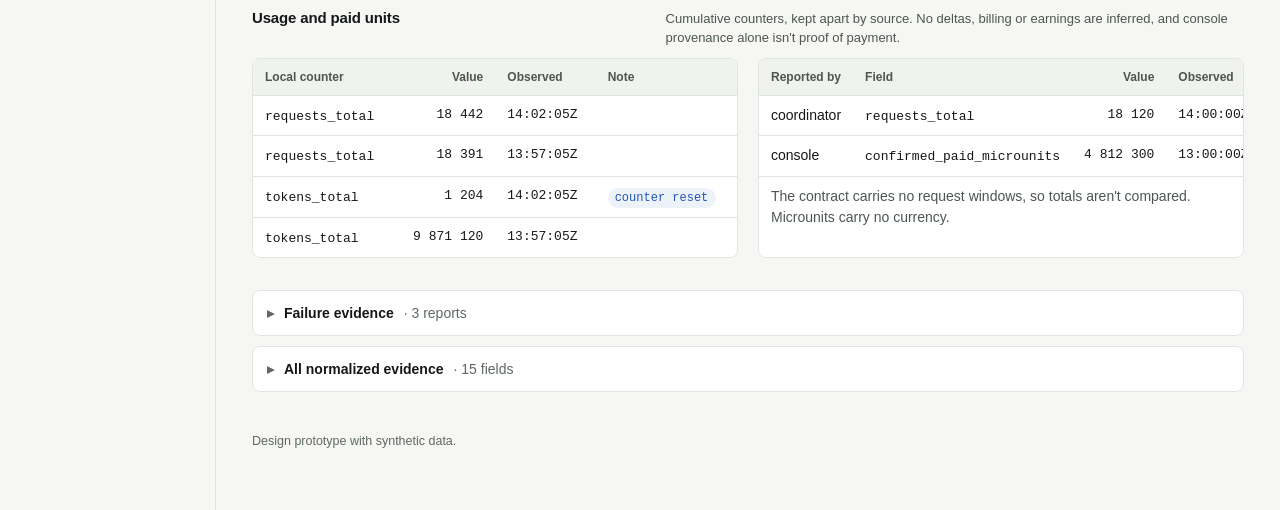
<file: design/app/host-71aa.html>
<!doctype html>
<html lang="en">
<head>
  <meta charset="utf-8">
  <meta name="viewport" content="width=device-width, initial-scale=1">
  <title>Host 71aa…0b5d · Gargoyl</title>
  <link rel="icon" href="../../assets/icon/favicon.svg" type="image/svg+xml">
  <link rel="apple-touch-icon" href="../../assets/icon/apple-touch-icon.png" sizes="180x180">
  <link rel="stylesheet" href="app.css">
</head>
<body>
<a class="skip-link" href="#main">Skip to content</a>
<div class="shell">
  <header class="topbar">
    <a class="brand" href="index.html" aria-label="Gargoyl fleet overview">
      <svg viewBox="0 0 64 64" aria-hidden="true"><path d="M12 8 22 20h20L52 8l-3 22-8 14-9 12-9-12-8-14z" fill="none" stroke="currentColor" stroke-width="3.5" stroke-linejoin="round"/><path class="brand-eyes" d="M21 31l8 3-8 1z M43 31l-8 3 8 1z"/></svg>
      gargoyl
    </a>
    <div class="asof">
      <span>As of <strong class="mono">2026-10-30 14:02:30Z</strong></span>
      <span>Static example · no auto-refresh</span>
      <span class="pill">Read-only · 127.0.0.1</span>
    </div>
  </header>

  <nav class="nav" aria-label="Sections">
    <ul>
      <li><a href="index.html" aria-current="location">Fleet <span class="count">5 hosts</span></a></li>
      <li><a href="repair.html">Repair preview</a></li>
      <li><a href="audit.html">Audit history <span class="count">4</span></a></li>
    </ul>
  </nav>

  <main id="main">
    <p class="proto-banner" role="note"><strong>Design prototype</strong> · synthetic data. Not a live console; these hosts, times and repairs are invented.</p>
    <p class="crumbs"><a href="index.html">Fleet</a> / Host</p>
    <div class="page-head">
      <div>
        <h1>Host <span class="mono" style="font-size:inherit">71aa…0b5d</span></h1>
        <p class="mono faint">71aa04c9-2f6e-4b8d-a1c7-5e93f2d80b5d · expected host</p>
      </div>
      <a class="btn" href="repair.html">Preview a repair</a>
    </div>

    <dl class="facts">
      <div><dt>Collector heartbeat</dt><dd><span class="ev ev-observed">8 s</span> <span class="faint">TTL 60 s</span></dd></div>
      <div><dt>Newest collection</dt><dd class="mono">14:02:22Z</dd></div>
      <div><dt>Collector incidents</dt><dd>1: routing mismatch</dd></div>
      <div><dt>Protocol confidence</dt><dd><span class="ev ev-unknown">unknown</span></dd></div>
    </dl>

    <section aria-labelledby="incidents-title">
      <div class="section-head"><h2 id="incidents-title">Incidents and warnings</h2></div>
      <div class="stack">
        <div class="callout danger">
          <div class="callout-title"><span class="st st-mismatch">mismatch</span> Routing eligibility: local and coordinator disagree</div>
          <p>The daemon reports <code>eligible</code> (14:02:05Z) and the coordinator reports <code>ineligible</code> (14:01:52Z). Both are within their freshness windows, so neither can be treated as authoritative.</p>
        </div>
        <div class="callout warn">
          <div class="callout-title"><span class="st st-warning">warning</span> Repeated coordinator error observations</div>
          <p>Normalized code <code>timeout</code> at 2 distinct source times. This is not a count of distinct errors and not a restart trigger. These observations don't establish a current service failure; root cause and routing impact are unknown.</p>
        </div>
      </div>
    </section>

    <section aria-labelledby="compare-title">
      <div class="section-head">
        <h2 id="compare-title">Local / coordinator comparison</h2>
        <p>Only fresh observed reports on both sides can agree or mismatch. Anything else stays unknown.</p>
      </div>
      <div class="table-wrap" tabindex="0" role="region" aria-label="Local / coordinator comparison (scrollable table)">
        <table>
          <thead><tr><th scope="col">Field</th><th scope="col">Local</th><th scope="col">Coordinator</th><th scope="col">Result</th></tr></thead>
          <tbody>
            <tr><th scope="row"><code>routing_eligible</code></th><td><span class="ev ev-observed">eligible</span></td><td><span class="ev ev-observed"><span class="adv">ineligible</span></span></td><td><span class="st st-mismatch">mismatch</span></td></tr>
            <tr><th scope="row"><code>attestation_state</code></th><td><span class="ev ev-observed">valid</span></td><td><span class="ev ev-observed">valid</span></td><td><span class="st st-agreement">agreement</span></td></tr>
            <tr><th scope="row"><code>daemon_state</code></th><td><span class="ev ev-observed">running</span></td><td><span class="ev ev-unknown">no report</span></td><td><span class="ev ev-unknown">unknown</span></td></tr>
            <tr><th scope="row"><code>model_state</code></th><td><span class="ev ev-observed">resident</span></td><td><span class="ev ev-unknown">no report</span></td><td><span class="ev ev-unknown">unknown</span></td></tr>
          </tbody>
        </table>
      </div>
    </section>

    <section aria-labelledby="local-title">
      <div class="section-head">
        <h2 id="local-title">Local liveness and eligibility</h2>
        <p>Collector liveness doesn't prove provider liveness. Running and eligible reports don't establish dispatch.</p>
      </div>
      <div class="table-wrap" tabindex="0" role="region" aria-label="Local liveness and eligibility (scrollable table)">
        <table>
          <thead><tr><th scope="col">Field</th><th scope="col">State</th><th scope="col">Value</th><th scope="col">Source</th><th scope="col">Observed</th><th scope="col">Collected</th><th scope="col" class="num">TTL</th></tr></thead>
          <tbody>
            <tr><th scope="row"><code>daemon_state</code></th><td><span class="ev ev-observed">observed</span></td><td class="mono">running</td><td>daemon</td><td class="mono nowrap">14:02:05Z</td><td class="mono nowrap">14:02:22Z</td><td class="num mono">300 s</td></tr>
            <tr><th scope="row"><code>launchd_state</code></th><td><span class="ev ev-observed">observed</span></td><td class="mono">running</td><td>launchd</td><td class="mono nowrap">14:02:04Z</td><td class="mono nowrap">14:02:22Z</td><td class="num mono">300 s</td></tr>
            <tr><th scope="row"><code>routing_eligible</code></th><td><span class="ev ev-observed">observed</span></td><td class="mono">eligible</td><td>daemon</td><td class="mono nowrap">14:02:05Z</td><td class="mono nowrap">14:02:22Z</td><td class="num mono">300 s</td></tr>
            <tr><th scope="row"><code>attestation_state</code></th><td><span class="ev ev-observed">observed</span></td><td class="mono">valid</td><td>daemon</td><td class="mono nowrap">14:01:50Z</td><td class="mono nowrap">14:02:22Z</td><td class="num mono">900 s</td></tr>
          </tbody>
        </table>
      </div>
    </section>

    <section aria-labelledby="coord-title">
      <div class="section-head">
        <h2 id="coord-title">Coordinator and protocol confidence</h2>
        <p>A daemon-reported connection isn't independent coordinator confirmation.</p>
      </div>
      <div class="table-wrap" tabindex="0" role="region" aria-label="Coordinator and protocol confidence (scrollable table)">
        <table>
          <thead><tr><th scope="col">Field</th><th scope="col">State</th><th scope="col">Value</th><th scope="col">Source</th><th scope="col">Observed</th><th scope="col">Collected</th><th scope="col" class="num">TTL</th></tr></thead>
          <tbody>
            <tr><th scope="row"><code>coordinator_reachable</code></th><td><span class="ev ev-observed">observed</span></td><td class="mono">reachable</td><td>daemon</td><td class="mono nowrap">14:02:05Z</td><td class="mono nowrap">14:02:22Z</td><td class="num mono">300 s</td></tr>
            <tr><th scope="row"><code>routing_eligible</code></th><td><span class="ev ev-observed">observed</span></td><td class="mono"><span class="adv">ineligible</span></td><td>coordinator</td><td class="mono nowrap">14:01:52Z</td><td class="mono nowrap">14:02:22Z</td><td class="num mono">300 s</td></tr>
            <tr><th scope="row">Protocol compatibility</th><td><span class="ev ev-unknown">unknown</span></td><td colspan="5" class="muted">No supported compatibility evidence is collected. Reachability, eligibility and an absence of errors can't establish it.</td></tr>
          </tbody>
        </table>
      </div>
    </section>

    <section aria-labelledby="model-title">
      <div class="section-head">
        <h2 id="model-title">Model and memory</h2>
        <p>Separate evidence. These don't explain the coordinator warning.</p>
      </div>
      <div class="table-wrap" tabindex="0" role="region" aria-label="Model and memory (scrollable table)">
        <table>
          <thead><tr><th scope="col">Field</th><th scope="col">State</th><th scope="col">Value</th><th scope="col">Source</th><th scope="col">Observed</th><th scope="col">Collected</th><th scope="col" class="num">TTL</th></tr></thead>
          <tbody>
            <tr><th scope="row"><code>model_state</code></th><td><span class="ev ev-observed">observed</span></td><td class="mono">resident</td><td>daemon</td><td class="mono nowrap">14:02:05Z</td><td class="mono nowrap">14:02:22Z</td><td class="num mono">900 s</td></tr>
            <tr><th scope="row"><code>memory_pressure</code></th><td><span class="ev ev-observed">observed</span></td><td class="mono"><span class="adv">warning</span></td><td>host</td><td class="mono nowrap">14:02:10Z</td><td class="mono nowrap">14:02:22Z</td><td class="num mono">120 s</td></tr>
            <tr><th scope="row"><code>memory_headroom_bytes</code></th><td><span class="ev ev-observed">observed</span></td><td class="mono">3.0 GiB<span class="sub">3 221 225 472</span></td><td>host</td><td class="mono nowrap">14:02:10Z</td><td class="mono nowrap">14:02:22Z</td><td class="num mono">120 s</td></tr>
          </tbody>
        </table>
      </div>
    </section>

    <section aria-labelledby="usage-title">
      <div class="section-head">
        <h2 id="usage-title">Usage and paid units</h2>
        <p>Cumulative counters, kept apart by source. No deltas, billing or earnings are inferred, and console provenance alone isn't proof of payment.</p>
      </div>
      <div class="grid-2">
        <div class="table-wrap" tabindex="0" role="region" aria-label="Local request and token counters">
          <table>
            <caption class="sr-only">Local cumulative counters</caption>
            <thead><tr><th scope="col">Local counter</th><th scope="col" class="num">Value</th><th scope="col">Observed</th><th scope="col">Note</th></tr></thead>
            <tbody>
              <tr><th scope="row"><code>requests_total</code></th><td class="num mono">18 442</td><td class="mono">14:02:05Z</td><td></td></tr>
              <tr><th scope="row"><code>requests_total</code></th><td class="num mono">18 391</td><td class="mono">13:57:05Z</td><td></td></tr>
              <tr><th scope="row"><code>tokens_total</code></th><td class="num mono">1 204</td><td class="mono">14:02:05Z</td><td><span class="st st-info">counter reset</span></td></tr>
              <tr><th scope="row"><code>tokens_total</code></th><td class="num mono">9 871 120</td><td class="mono">13:57:05Z</td><td></td></tr>
            </tbody>
          </table>
        </div>
        <div class="table-wrap" tabindex="0" role="region" aria-label="Coordinator and console usage">
          <table>
            <caption class="sr-only">Coordinator and console usage evidence</caption>
            <thead><tr><th scope="col">Reported by</th><th scope="col">Field</th><th scope="col" class="num">Value</th><th scope="col">Observed</th></tr></thead>
            <tbody>
              <tr><td>coordinator</td><th scope="row"><code>requests_total</code></th><td class="num mono">18 120</td><td class="mono">14:00:00Z</td></tr>
              <tr><td>console</td><th scope="row"><code>confirmed_paid_microunits</code></th><td class="num mono">4 812 300</td><td class="mono">13:00:00Z</td></tr>
              <tr><td colspan="4" class="muted">The contract carries no request windows, so totals aren't compared. Microunits carry no currency.</td></tr>
            </tbody>
          </table>
        </div>
      </div>
    </section>

    <section aria-labelledby="more-title">
      <h2 id="more-title" class="sr-only">More evidence</h2>
      <details>
        <summary>Failure evidence <span class="faint" style="font-weight:400">· 3 reports</span></summary>
        <div class="body">
          <p class="muted">Bounded error codes with timestamps. Raw logs are never collected.</p>
          <div class="table-wrap" tabindex="0" role="region" aria-label="Failure evidence">
            <table>
              <thead><tr><th scope="col">Code</th><th scope="col">Source</th><th scope="col">Observed</th><th scope="col">State</th></tr></thead>
              <tbody>
                <tr><td class="mono">timeout</td><td>coordinator</td><td class="mono">14:01:40Z</td><td><span class="ev ev-observed">observed</span></td></tr>
                <tr><td class="mono">timeout</td><td>coordinator</td><td class="mono">13:58:10Z</td><td><span class="ev ev-observed">observed</span></td></tr>
                <tr><td class="mono">none</td><td>daemon</td><td class="mono">14:02:05Z</td><td><span class="ev ev-observed">observed</span></td></tr>
              </tbody>
            </table>
          </div>
        </div>
      </details>
      <details>
        <summary>All normalized evidence <span class="faint" style="font-weight:400">· 15 fields</span></summary>
        <div class="body"><p class="muted">Every field, source, state, value, timestamp and TTL from this host, including thermal pressure, launchd, doctor and clock skew. Usage counters and paid units appear in their own section above.</p></div>
      </details>
    </section>

    <footer class="page-foot">Design prototype with synthetic data.</footer>
  </main>
</div>
</body>
</html>
</file>
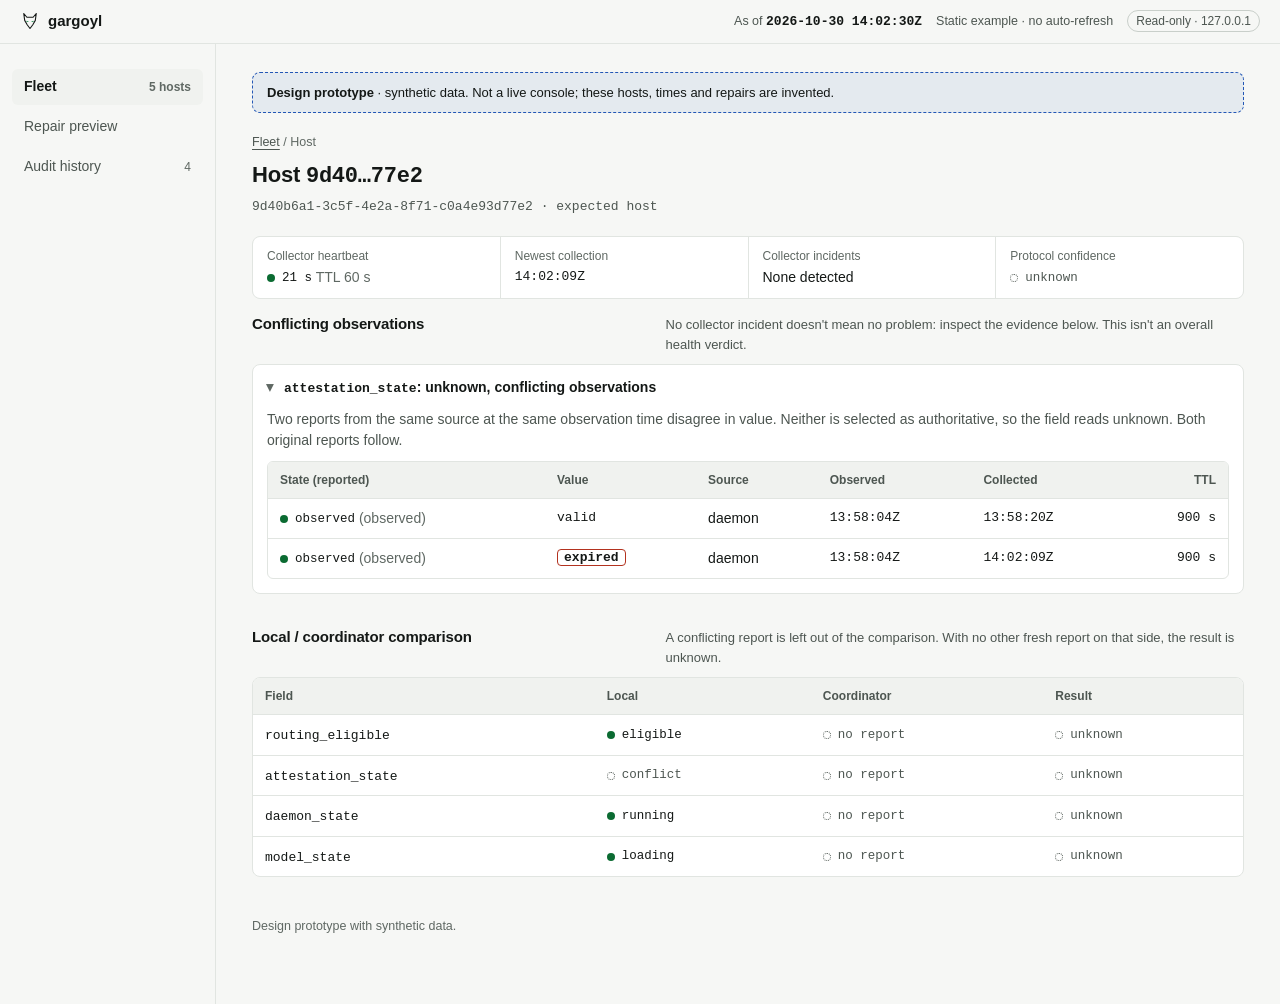
<file: design/app/host-9d40.html>
<!doctype html>
<html lang="en">
<head>
  <meta charset="utf-8">
  <meta name="viewport" content="width=device-width, initial-scale=1">
  <title>Host 9d40…77e2 · Gargoyl</title>
  <link rel="icon" href="../../assets/icon/favicon.svg" type="image/svg+xml">
  <link rel="apple-touch-icon" href="../../assets/icon/apple-touch-icon.png" sizes="180x180">
  <link rel="stylesheet" href="app.css">
</head>
<body>
<a class="skip-link" href="#main">Skip to content</a>
<div class="shell">
  <header class="topbar">
    <a class="brand" href="index.html" aria-label="Gargoyl fleet overview">
      <svg viewBox="0 0 64 64" aria-hidden="true"><path d="M12 8 22 20h20L52 8l-3 22-8 14-9 12-9-12-8-14z" fill="none" stroke="currentColor" stroke-width="3.5" stroke-linejoin="round"/><path class="brand-eyes" d="M21 31l8 3-8 1z M43 31l-8 3 8 1z"/></svg>
      gargoyl
    </a>
    <div class="asof">
      <span>As of <strong class="mono">2026-10-30 14:02:30Z</strong></span>
      <span>Static example · no auto-refresh</span>
      <span class="pill">Read-only · 127.0.0.1</span>
    </div>
  </header>

  <nav class="nav" aria-label="Sections">
    <ul>
      <li><a href="index.html" aria-current="location">Fleet <span class="count">5 hosts</span></a></li>
      <li><a href="repair.html">Repair preview</a></li>
      <li><a href="audit.html">Audit history <span class="count">4</span></a></li>
    </ul>
  </nav>

  <main id="main">
    <p class="proto-banner" role="note"><strong>Design prototype</strong> · synthetic data. Not a live console; these hosts, times and repairs are invented.</p>
    <p class="crumbs"><a href="index.html">Fleet</a> / Host</p>
    <div class="page-head">
      <div>
        <h1>Host <span class="mono" style="font-size:inherit">9d40…77e2</span></h1>
        <p class="mono faint">9d40b6a1-3c5f-4e2a-8f71-c0a4e93d77e2 · expected host</p>
      </div>
    </div>

    <dl class="facts">
      <div><dt>Collector heartbeat</dt><dd><span class="ev ev-observed">21 s</span> <span class="faint">TTL 60 s</span></dd></div>
      <div><dt>Newest collection</dt><dd class="mono">14:02:09Z</dd></div>
      <div><dt>Collector incidents</dt><dd>None detected</dd></div>
      <div><dt>Protocol confidence</dt><dd><span class="ev ev-unknown">unknown</span></dd></div>
    </dl>

    <section aria-labelledby="conflict-title">
      <div class="section-head">
        <h2 id="conflict-title">Conflicting observations</h2>
        <p>No collector incident doesn't mean no problem: inspect the evidence below. This isn't an overall health verdict.</p>
      </div>
      <details open>
        <summary><span><code>attestation_state</code>: unknown, conflicting observations</span></summary>
        <div class="body">
          <p class="muted">Two reports from the same source at the same observation time disagree in value. Neither is selected as authoritative, so the field reads unknown. Both original reports follow.</p>
          <div class="table-wrap" tabindex="0" role="region" aria-label="Conflicting attestation reports (scrollable table)">
            <table>
              <thead><tr><th scope="col">State (reported)</th><th scope="col">Value</th><th scope="col">Source</th><th scope="col">Observed</th><th scope="col">Collected</th><th scope="col" class="num">TTL</th></tr></thead>
              <tbody>
                <tr><td><span class="ev ev-observed">observed</span> <span class="faint">(observed)</span></td><td class="mono">valid</td><td>daemon</td><td class="mono nowrap">13:58:04Z</td><td class="mono nowrap">13:58:20Z</td><td class="num mono">900 s</td></tr>
                <tr><td><span class="ev ev-observed">observed</span> <span class="faint">(observed)</span></td><td class="mono"><span class="adv">expired</span></td><td>daemon</td><td class="mono nowrap">13:58:04Z</td><td class="mono nowrap">14:02:09Z</td><td class="num mono">900 s</td></tr>
              </tbody>
            </table>
          </div>
        </div>
      </details>
    </section>

    <section aria-labelledby="compare-title">
      <div class="section-head">
        <h2 id="compare-title">Local / coordinator comparison</h2>
        <p>A conflicting report is left out of the comparison. With no other fresh report on that side, the result is unknown.</p>
      </div>
      <div class="table-wrap" tabindex="0" role="region" aria-label="Local / coordinator comparison (scrollable table)">
        <table>
          <thead><tr><th scope="col">Field</th><th scope="col">Local</th><th scope="col">Coordinator</th><th scope="col">Result</th></tr></thead>
          <tbody>
            <tr><th scope="row"><code>routing_eligible</code></th><td><span class="ev ev-observed">eligible</span></td><td><span class="ev ev-unknown">no report</span></td><td><span class="ev ev-unknown">unknown</span></td></tr>
            <tr><th scope="row"><code>attestation_state</code></th><td><span class="ev ev-unknown">conflict</span></td><td><span class="ev ev-unknown">no report</span></td><td><span class="ev ev-unknown">unknown</span></td></tr>
            <tr><th scope="row"><code>daemon_state</code></th><td><span class="ev ev-observed">running</span></td><td><span class="ev ev-unknown">no report</span></td><td><span class="ev ev-unknown">unknown</span></td></tr>
            <tr><th scope="row"><code>model_state</code></th><td><span class="ev ev-observed">loading</span></td><td><span class="ev ev-unknown">no report</span></td><td><span class="ev ev-unknown">unknown</span></td></tr>
          </tbody>
        </table>
      </div>
    </section>

    <footer class="page-foot">Design prototype with synthetic data.</footer>
  </main>
</div>
</body>
</html>
</file>
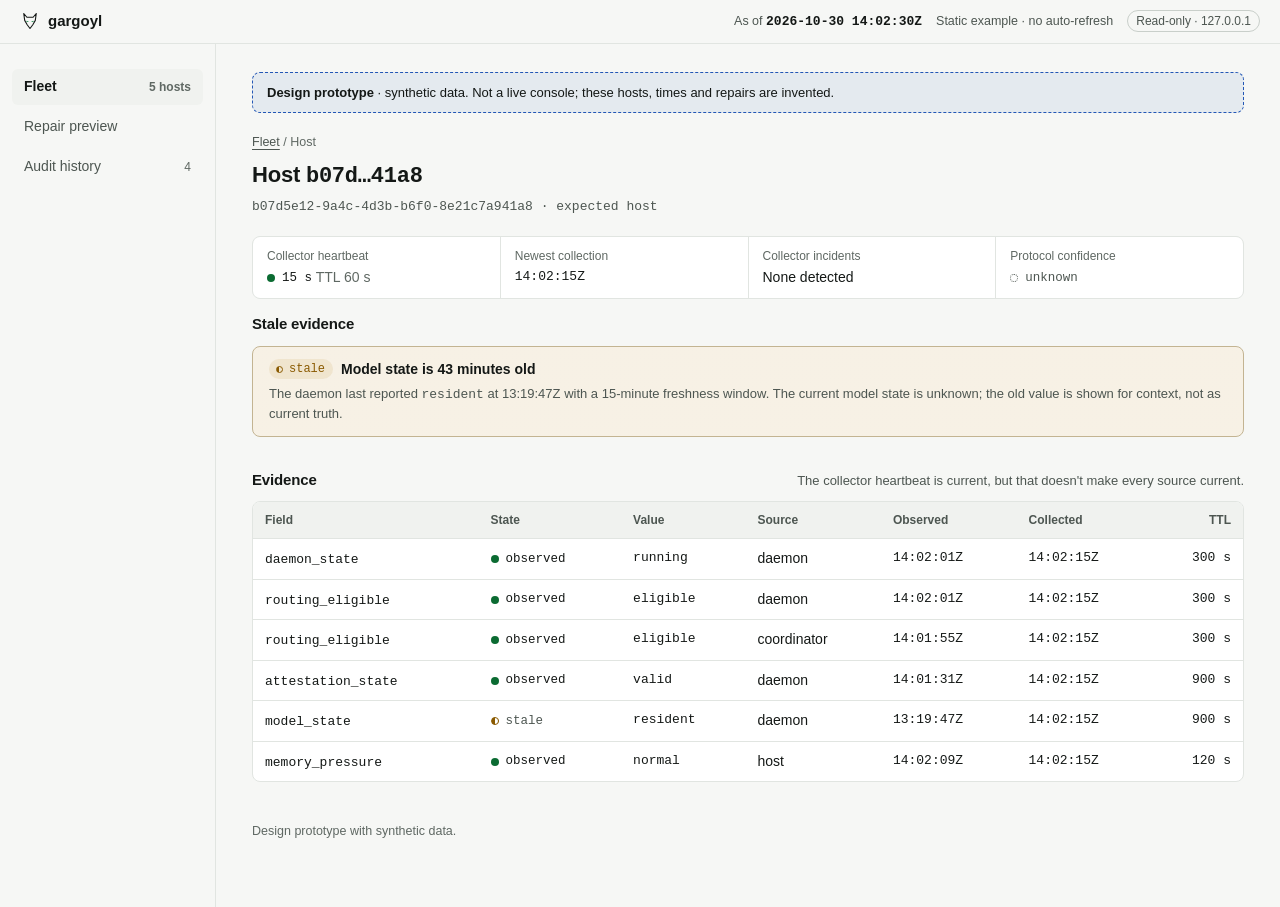
<file: design/app/host-b07d.html>
<!doctype html>
<html lang="en">
<head>
  <meta charset="utf-8">
  <meta name="viewport" content="width=device-width, initial-scale=1">
  <title>Host b07d…41a8 · Gargoyl</title>
  <link rel="icon" href="../../assets/icon/favicon.svg" type="image/svg+xml">
  <link rel="apple-touch-icon" href="../../assets/icon/apple-touch-icon.png" sizes="180x180">
  <link rel="stylesheet" href="app.css">
</head>
<body>
<a class="skip-link" href="#main">Skip to content</a>
<div class="shell">
  <header class="topbar">
    <a class="brand" href="index.html" aria-label="Gargoyl fleet overview">
      <svg viewBox="0 0 64 64" aria-hidden="true"><path d="M12 8 22 20h20L52 8l-3 22-8 14-9 12-9-12-8-14z" fill="none" stroke="currentColor" stroke-width="3.5" stroke-linejoin="round"/><path class="brand-eyes" d="M21 31l8 3-8 1z M43 31l-8 3 8 1z"/></svg>
      gargoyl
    </a>
    <div class="asof">
      <span>As of <strong class="mono">2026-10-30 14:02:30Z</strong></span>
      <span>Static example · no auto-refresh</span>
      <span class="pill">Read-only · 127.0.0.1</span>
    </div>
  </header>

  <nav class="nav" aria-label="Sections">
    <ul>
      <li><a href="index.html" aria-current="location">Fleet <span class="count">5 hosts</span></a></li>
      <li><a href="repair.html">Repair preview</a></li>
      <li><a href="audit.html">Audit history <span class="count">4</span></a></li>
    </ul>
  </nav>

  <main id="main">
    <p class="proto-banner" role="note"><strong>Design prototype</strong> · synthetic data. Not a live console; these hosts, times and repairs are invented.</p>
    <p class="crumbs"><a href="index.html">Fleet</a> / Host</p>
    <div class="page-head">
      <div>
        <h1>Host <span class="mono" style="font-size:inherit">b07d…41a8</span></h1>
        <p class="mono faint">b07d5e12-9a4c-4d3b-b6f0-8e21c7a941a8 · expected host</p>
      </div>
    </div>

    <dl class="facts">
      <div><dt>Collector heartbeat</dt><dd><span class="ev ev-observed">15 s</span> <span class="faint">TTL 60 s</span></dd></div>
      <div><dt>Newest collection</dt><dd class="mono">14:02:15Z</dd></div>
      <div><dt>Collector incidents</dt><dd>None detected</dd></div>
      <div><dt>Protocol confidence</dt><dd><span class="ev ev-unknown">unknown</span></dd></div>
    </dl>

    <section aria-labelledby="stale-title">
      <div class="section-head"><h2 id="stale-title">Stale evidence</h2></div>
      <div class="callout warn">
        <div class="callout-title"><span class="st st-stale">stale</span> Model state is 43 minutes old</div>
        <p>The daemon last reported <code>resident</code> at 13:19:47Z with a 15-minute freshness window. The current model state is unknown; the old value is shown for context, not as current truth.</p>
      </div>
    </section>

    <section aria-labelledby="fields-title">
      <div class="section-head"><h2 id="fields-title">Evidence</h2><p>The collector heartbeat is current, but that doesn't make every source current.</p></div>
      <div class="table-wrap" tabindex="0" role="region" aria-label="Evidence (scrollable table)">
        <table>
          <thead><tr><th scope="col">Field</th><th scope="col">State</th><th scope="col">Value</th><th scope="col">Source</th><th scope="col">Observed</th><th scope="col">Collected</th><th scope="col" class="num">TTL</th></tr></thead>
          <tbody>
            <tr><th scope="row"><code>daemon_state</code></th><td><span class="ev ev-observed">observed</span></td><td class="mono">running</td><td>daemon</td><td class="mono nowrap">14:02:01Z</td><td class="mono nowrap">14:02:15Z</td><td class="num mono">300 s</td></tr>
            <tr><th scope="row"><code>routing_eligible</code></th><td><span class="ev ev-observed">observed</span></td><td class="mono">eligible</td><td>daemon</td><td class="mono nowrap">14:02:01Z</td><td class="mono nowrap">14:02:15Z</td><td class="num mono">300 s</td></tr>
            <tr><th scope="row"><code>routing_eligible</code></th><td><span class="ev ev-observed">observed</span></td><td class="mono">eligible</td><td>coordinator</td><td class="mono nowrap">14:01:55Z</td><td class="mono nowrap">14:02:15Z</td><td class="num mono">300 s</td></tr>
            <tr><th scope="row"><code>attestation_state</code></th><td><span class="ev ev-observed">observed</span></td><td class="mono">valid</td><td>daemon</td><td class="mono nowrap">14:01:31Z</td><td class="mono nowrap">14:02:15Z</td><td class="num mono">900 s</td></tr>
            <tr><th scope="row"><code>model_state</code></th><td><span class="ev ev-stale">stale</span></td><td class="mono">resident</td><td>daemon</td><td class="mono nowrap">13:19:47Z</td><td class="mono nowrap">14:02:15Z</td><td class="num mono">900 s</td></tr>
            <tr><th scope="row"><code>memory_pressure</code></th><td><span class="ev ev-observed">observed</span></td><td class="mono">normal</td><td>host</td><td class="mono nowrap">14:02:09Z</td><td class="mono nowrap">14:02:15Z</td><td class="num mono">120 s</td></tr>
          </tbody>
        </table>
      </div>
    </section>

    <footer class="page-foot">Design prototype with synthetic data.</footer>
  </main>
</div>
</body>
</html>
</file>
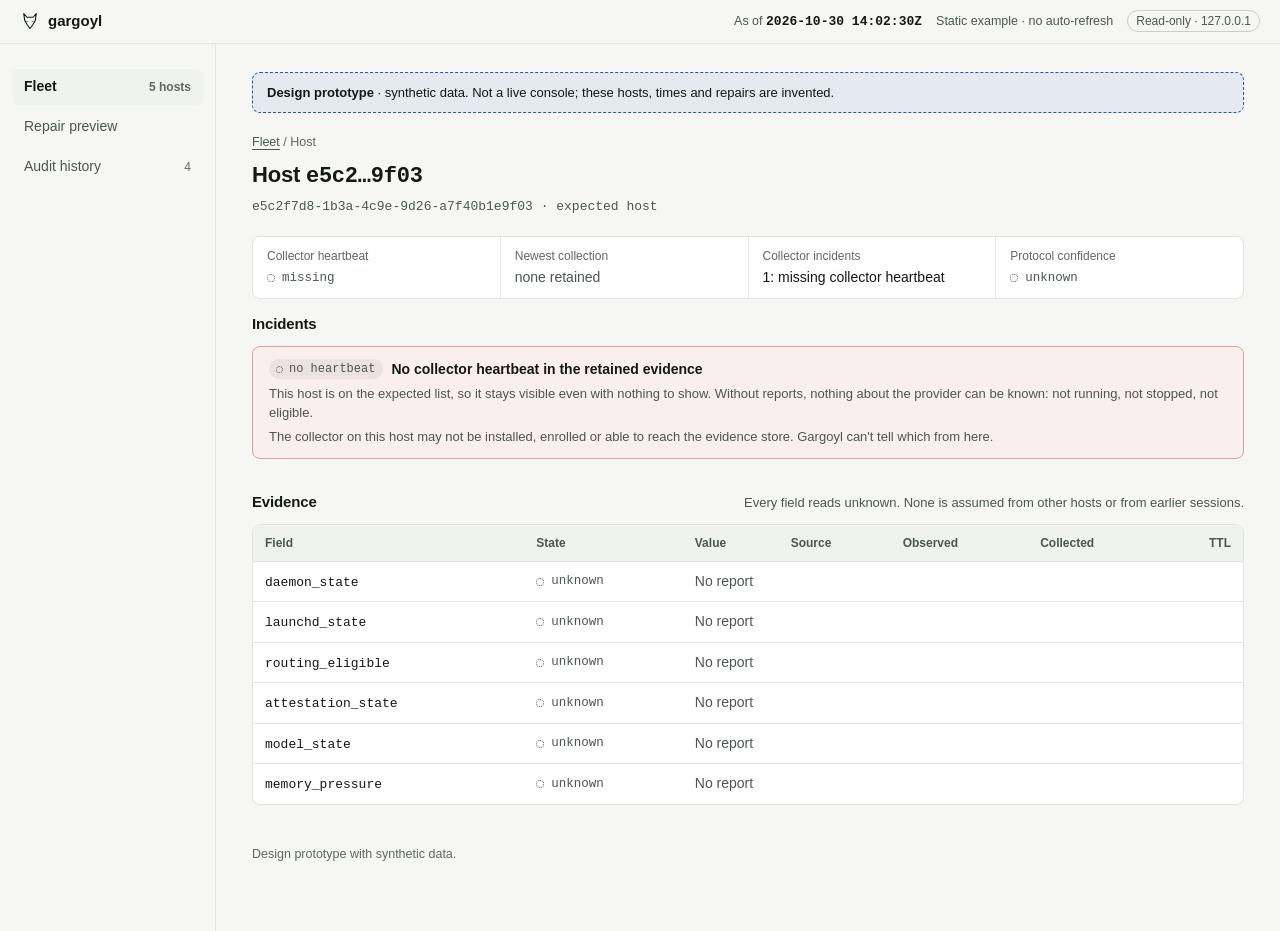
<file: design/app/host-e5c2.html>
<!doctype html>
<html lang="en">
<head>
  <meta charset="utf-8">
  <meta name="viewport" content="width=device-width, initial-scale=1">
  <title>Host e5c2…9f03 · Gargoyl</title>
  <link rel="icon" href="../../assets/icon/favicon.svg" type="image/svg+xml">
  <link rel="apple-touch-icon" href="../../assets/icon/apple-touch-icon.png" sizes="180x180">
  <link rel="stylesheet" href="app.css">
</head>
<body>
<a class="skip-link" href="#main">Skip to content</a>
<div class="shell">
  <header class="topbar">
    <a class="brand" href="index.html" aria-label="Gargoyl fleet overview">
      <svg viewBox="0 0 64 64" aria-hidden="true"><path d="M12 8 22 20h20L52 8l-3 22-8 14-9 12-9-12-8-14z" fill="none" stroke="currentColor" stroke-width="3.5" stroke-linejoin="round"/><path class="brand-eyes" d="M21 31l8 3-8 1z M43 31l-8 3 8 1z"/></svg>
      gargoyl
    </a>
    <div class="asof">
      <span>As of <strong class="mono">2026-10-30 14:02:30Z</strong></span>
      <span>Static example · no auto-refresh</span>
      <span class="pill">Read-only · 127.0.0.1</span>
    </div>
  </header>

  <nav class="nav" aria-label="Sections">
    <ul>
      <li><a href="index.html" aria-current="location">Fleet <span class="count">5 hosts</span></a></li>
      <li><a href="repair.html">Repair preview</a></li>
      <li><a href="audit.html">Audit history <span class="count">4</span></a></li>
    </ul>
  </nav>

  <main id="main">
    <p class="proto-banner" role="note"><strong>Design prototype</strong> · synthetic data. Not a live console; these hosts, times and repairs are invented.</p>
    <p class="crumbs"><a href="index.html">Fleet</a> / Host</p>
    <div class="page-head">
      <div>
        <h1>Host <span class="mono" style="font-size:inherit">e5c2…9f03</span></h1>
        <p class="mono faint">e5c2f7d8-1b3a-4c9e-9d26-a7f40b1e9f03 · expected host</p>
      </div>
    </div>

    <dl class="facts">
      <div><dt>Collector heartbeat</dt><dd><span class="ev ev-unknown">missing</span></dd></div>
      <div><dt>Newest collection</dt><dd class="muted">none retained</dd></div>
      <div><dt>Collector incidents</dt><dd>1: missing collector heartbeat</dd></div>
      <div><dt>Protocol confidence</dt><dd><span class="ev ev-unknown">unknown</span></dd></div>
    </dl>

    <section aria-labelledby="incidents-title">
      <div class="section-head"><h2 id="incidents-title">Incidents</h2></div>
      <div class="callout danger">
        <div class="callout-title"><span class="st st-unknown">no heartbeat</span> No collector heartbeat in the retained evidence</div>
        <p>This host is on the expected list, so it stays visible even with nothing to show. Without reports, nothing about the provider can be known: not running, not stopped, not eligible.</p>
        <p>The collector on this host may not be installed, enrolled or able to reach the evidence store. Gargoyl can't tell which from here.</p>
      </div>
    </section>

    <section aria-labelledby="fields-title">
      <div class="section-head">
        <h2 id="fields-title">Evidence</h2>
        <p>Every field reads unknown. None is assumed from other hosts or from earlier sessions.</p>
      </div>
      <div class="table-wrap" tabindex="0" role="region" aria-label="Evidence (scrollable table)">
        <table>
          <thead><tr><th scope="col">Field</th><th scope="col">State</th><th scope="col">Value</th><th scope="col">Source</th><th scope="col">Observed</th><th scope="col">Collected</th><th scope="col" class="num">TTL</th></tr></thead>
          <tbody>
            <tr><th scope="row"><code>daemon_state</code></th><td><span class="ev ev-unknown">unknown</span></td><td colspan="5" class="muted">No report</td></tr>
            <tr><th scope="row"><code>launchd_state</code></th><td><span class="ev ev-unknown">unknown</span></td><td colspan="5" class="muted">No report</td></tr>
            <tr><th scope="row"><code>routing_eligible</code></th><td><span class="ev ev-unknown">unknown</span></td><td colspan="5" class="muted">No report</td></tr>
            <tr><th scope="row"><code>attestation_state</code></th><td><span class="ev ev-unknown">unknown</span></td><td colspan="5" class="muted">No report</td></tr>
            <tr><th scope="row"><code>model_state</code></th><td><span class="ev ev-unknown">unknown</span></td><td colspan="5" class="muted">No report</td></tr>
            <tr><th scope="row"><code>memory_pressure</code></th><td><span class="ev ev-unknown">unknown</span></td><td colspan="5" class="muted">No report</td></tr>
          </tbody>
        </table>
      </div>
    </section>

    <footer class="page-foot">Design prototype with synthetic data.</footer>
  </main>
</div>
</body>
</html>
</file>
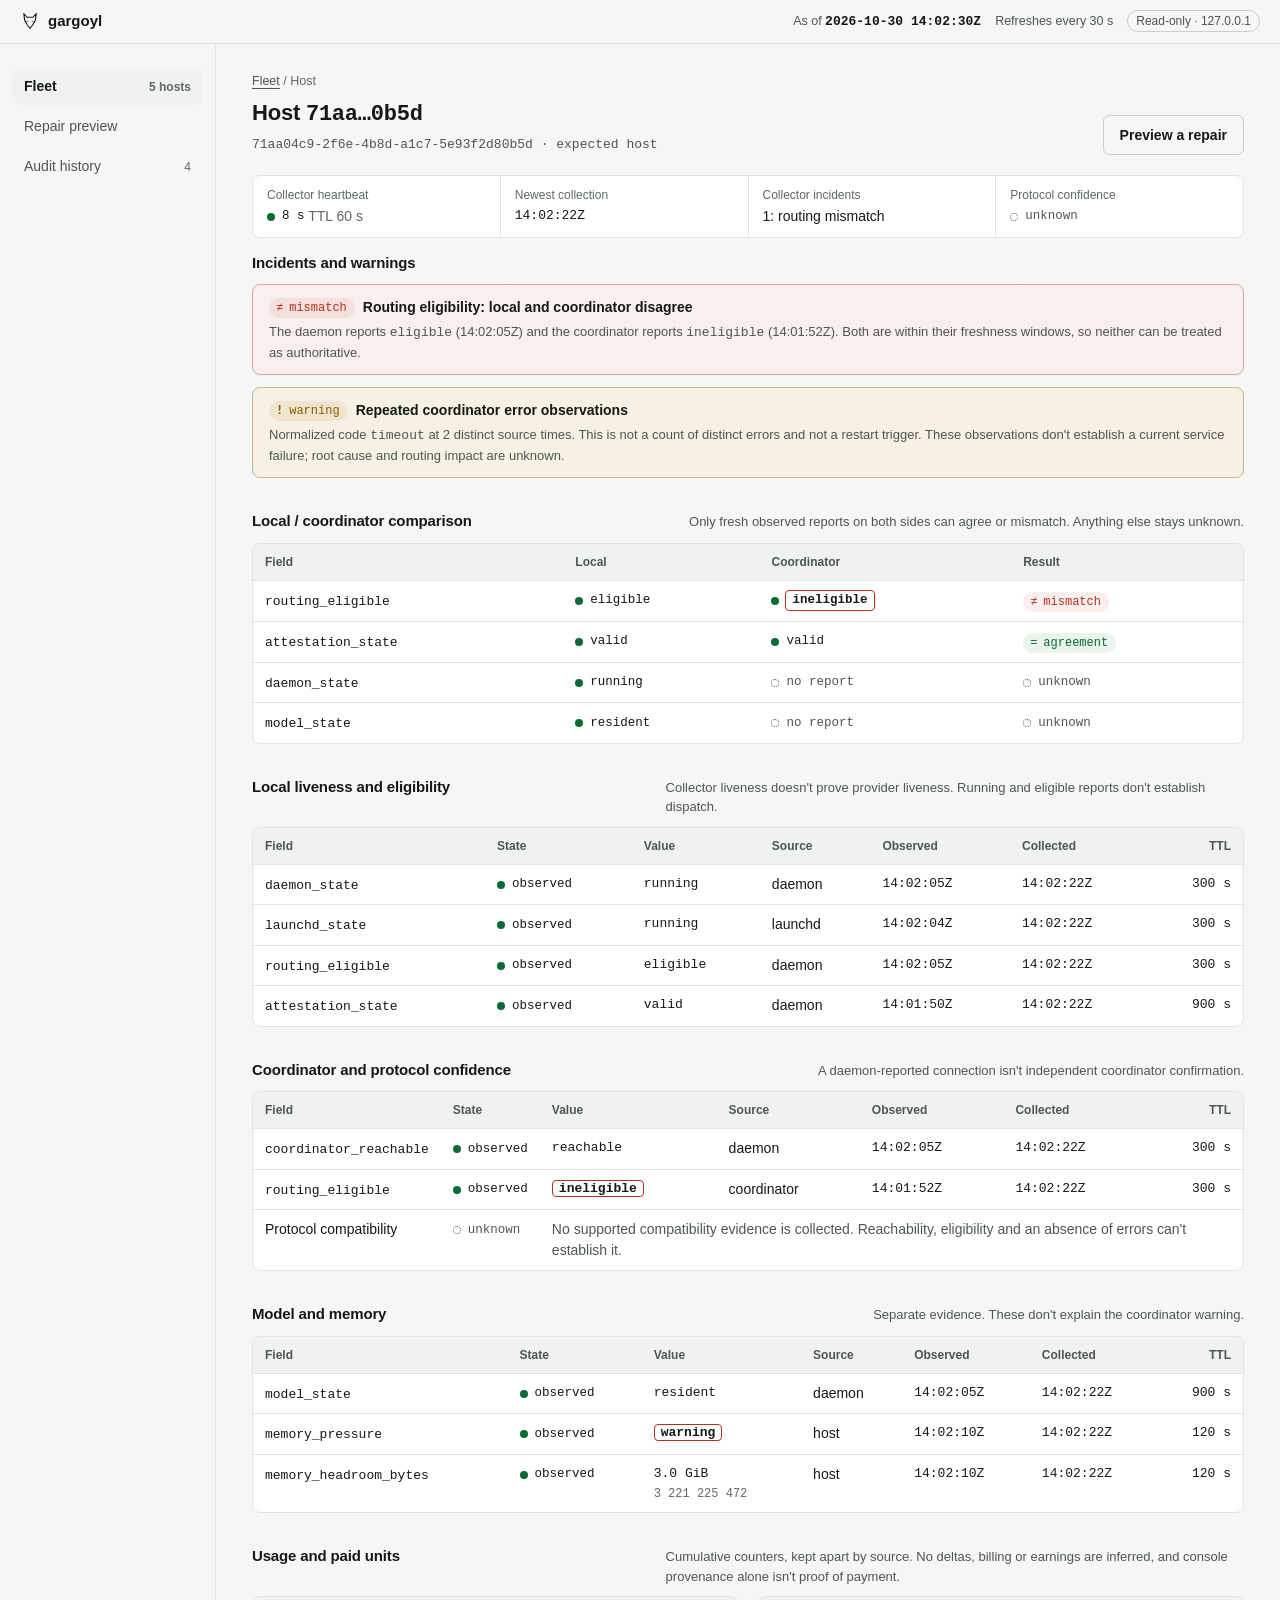
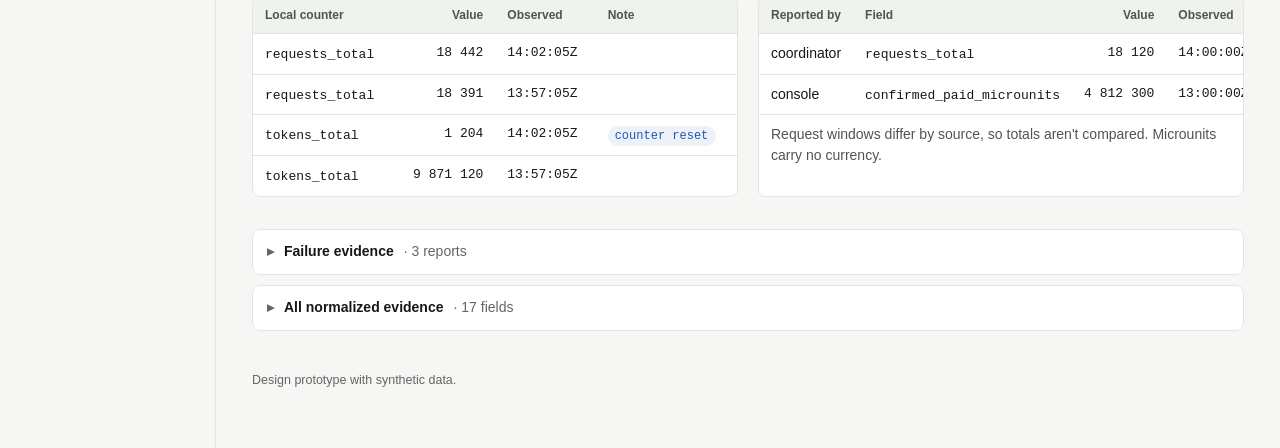
<file: design/app/host.html>
<!doctype html>
<html lang="en">
<head>
  <meta charset="utf-8">
  <meta name="viewport" content="width=device-width, initial-scale=1">
  <title>Host 71aa…0b5d · Gargoyl</title>
  <link rel="stylesheet" href="app.css">
</head>
<body>
<a class="skip-link" href="#main">Skip to content</a>
<div class="shell">
  <header class="topbar">
    <a class="brand" href="index.html" aria-label="Gargoyl fleet overview">
      <svg viewBox="0 0 64 64" aria-hidden="true"><path d="M12 8 22 20h20L52 8l-3 22-8 14-9 12-9-12-8-14z" fill="none" stroke="currentColor" stroke-width="3.5" stroke-linejoin="round"/><path class="brand-eyes" d="M21 31l8 3-8 1z M43 31l-8 3 8 1z"/></svg>
      gargoyl
    </a>
    <div class="asof">
      <span>As of <strong class="mono">2026-10-30 14:02:30Z</strong></span>
      <span>Refreshes every 30 s</span>
      <span class="pill">Read-only · 127.0.0.1</span>
    </div>
  </header>

  <nav class="nav" aria-label="Sections">
    <ul>
      <li><a href="index.html" aria-current="page">Fleet <span class="count">5 hosts</span></a></li>
      <li><a href="repair.html">Repair preview</a></li>
      <li><a href="audit.html">Audit history <span class="count">4</span></a></li>
    </ul>
  </nav>

  <main id="main">
    <p class="crumbs"><a href="index.html">Fleet</a> / Host</p>
    <div class="page-head">
      <div>
        <h1>Host <span class="mono" style="font-size:inherit">71aa…0b5d</span></h1>
        <p class="mono faint">71aa04c9-2f6e-4b8d-a1c7-5e93f2d80b5d · expected host</p>
      </div>
      <a class="btn" href="repair.html">Preview a repair</a>
    </div>

    <dl class="facts">
      <div><dt>Collector heartbeat</dt><dd><span class="ev ev-observed">8 s</span> <span class="faint">TTL 60 s</span></dd></div>
      <div><dt>Newest collection</dt><dd class="mono">14:02:22Z</dd></div>
      <div><dt>Collector incidents</dt><dd>1: routing mismatch</dd></div>
      <div><dt>Protocol confidence</dt><dd><span class="ev ev-unknown">unknown</span></dd></div>
    </dl>

    <section aria-labelledby="incidents-title">
      <div class="section-head"><h2 id="incidents-title">Incidents and warnings</h2></div>
      <div class="stack">
        <div class="callout danger">
          <div class="callout-title"><span class="st st-mismatch">mismatch</span> Routing eligibility: local and coordinator disagree</div>
          <p>The daemon reports <code>eligible</code> (14:02:05Z) and the coordinator reports <code>ineligible</code> (14:01:52Z). Both are within their freshness windows, so neither can be treated as authoritative.</p>
        </div>
        <div class="callout warn">
          <div class="callout-title"><span class="st st-warning">warning</span> Repeated coordinator error observations</div>
          <p>Normalized code <code>timeout</code> at 2 distinct source times. This is not a count of distinct errors and not a restart trigger. These observations don't establish a current service failure; root cause and routing impact are unknown.</p>
        </div>
      </div>
    </section>

    <section aria-labelledby="compare-title">
      <div class="section-head">
        <h2 id="compare-title">Local / coordinator comparison</h2>
        <p>Only fresh observed reports on both sides can agree or mismatch. Anything else stays unknown.</p>
      </div>
      <div class="table-wrap" tabindex="0" role="region" aria-label="Local / coordinator comparison (scrollable table)">
        <table>
          <thead><tr><th scope="col">Field</th><th scope="col">Local</th><th scope="col">Coordinator</th><th scope="col">Result</th></tr></thead>
          <tbody>
            <tr><th scope="row"><code>routing_eligible</code></th><td><span class="ev ev-observed">eligible</span></td><td><span class="ev ev-observed"><span class="adv">ineligible</span></span></td><td><span class="st st-mismatch">mismatch</span></td></tr>
            <tr><th scope="row"><code>attestation_state</code></th><td><span class="ev ev-observed">valid</span></td><td><span class="ev ev-observed">valid</span></td><td><span class="st st-agreement">agreement</span></td></tr>
            <tr><th scope="row"><code>daemon_state</code></th><td><span class="ev ev-observed">running</span></td><td><span class="ev ev-unknown">no report</span></td><td><span class="ev ev-unknown">unknown</span></td></tr>
            <tr><th scope="row"><code>model_state</code></th><td><span class="ev ev-observed">resident</span></td><td><span class="ev ev-unknown">no report</span></td><td><span class="ev ev-unknown">unknown</span></td></tr>
          </tbody>
        </table>
      </div>
    </section>

    <section aria-labelledby="local-title">
      <div class="section-head">
        <h2 id="local-title">Local liveness and eligibility</h2>
        <p>Collector liveness doesn't prove provider liveness. Running and eligible reports don't establish dispatch.</p>
      </div>
      <div class="table-wrap" tabindex="0" role="region" aria-label="Local liveness and eligibility (scrollable table)">
        <table>
          <thead><tr><th scope="col">Field</th><th scope="col">State</th><th scope="col">Value</th><th scope="col">Source</th><th scope="col">Observed</th><th scope="col">Collected</th><th scope="col" class="num">TTL</th></tr></thead>
          <tbody>
            <tr><th scope="row"><code>daemon_state</code></th><td><span class="ev ev-observed">observed</span></td><td class="mono">running</td><td>daemon</td><td class="mono nowrap">14:02:05Z</td><td class="mono nowrap">14:02:22Z</td><td class="num mono">300 s</td></tr>
            <tr><th scope="row"><code>launchd_state</code></th><td><span class="ev ev-observed">observed</span></td><td class="mono">running</td><td>launchd</td><td class="mono nowrap">14:02:04Z</td><td class="mono nowrap">14:02:22Z</td><td class="num mono">300 s</td></tr>
            <tr><th scope="row"><code>routing_eligible</code></th><td><span class="ev ev-observed">observed</span></td><td class="mono">eligible</td><td>daemon</td><td class="mono nowrap">14:02:05Z</td><td class="mono nowrap">14:02:22Z</td><td class="num mono">300 s</td></tr>
            <tr><th scope="row"><code>attestation_state</code></th><td><span class="ev ev-observed">observed</span></td><td class="mono">valid</td><td>daemon</td><td class="mono nowrap">14:01:50Z</td><td class="mono nowrap">14:02:22Z</td><td class="num mono">900 s</td></tr>
          </tbody>
        </table>
      </div>
    </section>

    <section aria-labelledby="coord-title">
      <div class="section-head">
        <h2 id="coord-title">Coordinator and protocol confidence</h2>
        <p>A daemon-reported connection isn't independent coordinator confirmation.</p>
      </div>
      <div class="table-wrap" tabindex="0" role="region" aria-label="Coordinator and protocol confidence (scrollable table)">
        <table>
          <thead><tr><th scope="col">Field</th><th scope="col">State</th><th scope="col">Value</th><th scope="col">Source</th><th scope="col">Observed</th><th scope="col">Collected</th><th scope="col" class="num">TTL</th></tr></thead>
          <tbody>
            <tr><th scope="row"><code>coordinator_reachable</code></th><td><span class="ev ev-observed">observed</span></td><td class="mono">reachable</td><td>daemon</td><td class="mono nowrap">14:02:05Z</td><td class="mono nowrap">14:02:22Z</td><td class="num mono">300 s</td></tr>
            <tr><th scope="row"><code>routing_eligible</code></th><td><span class="ev ev-observed">observed</span></td><td class="mono"><span class="adv">ineligible</span></td><td>coordinator</td><td class="mono nowrap">14:01:52Z</td><td class="mono nowrap">14:02:22Z</td><td class="num mono">300 s</td></tr>
            <tr><th scope="row">Protocol compatibility</th><td><span class="ev ev-unknown">unknown</span></td><td colspan="5" class="muted">No supported compatibility evidence is collected. Reachability, eligibility and an absence of errors can't establish it.</td></tr>
          </tbody>
        </table>
      </div>
    </section>

    <section aria-labelledby="model-title">
      <div class="section-head">
        <h2 id="model-title">Model and memory</h2>
        <p>Separate evidence. These don't explain the coordinator warning.</p>
      </div>
      <div class="table-wrap" tabindex="0" role="region" aria-label="Model and memory (scrollable table)">
        <table>
          <thead><tr><th scope="col">Field</th><th scope="col">State</th><th scope="col">Value</th><th scope="col">Source</th><th scope="col">Observed</th><th scope="col">Collected</th><th scope="col" class="num">TTL</th></tr></thead>
          <tbody>
            <tr><th scope="row"><code>model_state</code></th><td><span class="ev ev-observed">observed</span></td><td class="mono">resident</td><td>daemon</td><td class="mono nowrap">14:02:05Z</td><td class="mono nowrap">14:02:22Z</td><td class="num mono">900 s</td></tr>
            <tr><th scope="row"><code>memory_pressure</code></th><td><span class="ev ev-observed">observed</span></td><td class="mono"><span class="adv">warning</span></td><td>host</td><td class="mono nowrap">14:02:10Z</td><td class="mono nowrap">14:02:22Z</td><td class="num mono">120 s</td></tr>
            <tr><th scope="row"><code>memory_headroom_bytes</code></th><td><span class="ev ev-observed">observed</span></td><td class="mono">3.0 GiB<span class="sub">3 221 225 472</span></td><td>host</td><td class="mono nowrap">14:02:10Z</td><td class="mono nowrap">14:02:22Z</td><td class="num mono">120 s</td></tr>
          </tbody>
        </table>
      </div>
    </section>

    <section aria-labelledby="usage-title">
      <div class="section-head">
        <h2 id="usage-title">Usage and paid units</h2>
        <p>Cumulative counters, kept apart by source. No deltas, billing or earnings are inferred, and console provenance alone isn't proof of payment.</p>
      </div>
      <div class="grid-2">
        <div class="table-wrap" tabindex="0" role="region" aria-label="Local request and token counters">
          <table>
            <caption class="sr-only">Local cumulative counters</caption>
            <thead><tr><th scope="col">Local counter</th><th scope="col" class="num">Value</th><th scope="col">Observed</th><th scope="col">Note</th></tr></thead>
            <tbody>
              <tr><th scope="row"><code>requests_total</code></th><td class="num mono">18 442</td><td class="mono">14:02:05Z</td><td></td></tr>
              <tr><th scope="row"><code>requests_total</code></th><td class="num mono">18 391</td><td class="mono">13:57:05Z</td><td></td></tr>
              <tr><th scope="row"><code>tokens_total</code></th><td class="num mono">1 204</td><td class="mono">14:02:05Z</td><td><span class="st st-info">counter reset</span></td></tr>
              <tr><th scope="row"><code>tokens_total</code></th><td class="num mono">9 871 120</td><td class="mono">13:57:05Z</td><td></td></tr>
            </tbody>
          </table>
        </div>
        <div class="table-wrap" tabindex="0" role="region" aria-label="Coordinator and console usage">
          <table>
            <caption class="sr-only">Coordinator and console usage evidence</caption>
            <thead><tr><th scope="col">Reported by</th><th scope="col">Field</th><th scope="col" class="num">Value</th><th scope="col">Observed</th></tr></thead>
            <tbody>
              <tr><td>coordinator</td><th scope="row"><code>requests_total</code></th><td class="num mono">18 120</td><td class="mono">14:00:00Z</td></tr>
              <tr><td>console</td><th scope="row"><code>confirmed_paid_microunits</code></th><td class="num mono">4 812 300</td><td class="mono">13:00:00Z</td></tr>
              <tr><td colspan="4" class="muted">Request windows differ by source, so totals aren't compared. Microunits carry no currency.</td></tr>
            </tbody>
          </table>
        </div>
      </div>
    </section>

    <section aria-labelledby="more-title">
      <h2 id="more-title" class="sr-only">More evidence</h2>
      <details>
        <summary>Failure evidence <span class="faint" style="font-weight:400">· 3 reports</span></summary>
        <div class="body">
          <p class="muted">Bounded error codes with timestamps. Raw logs are never collected.</p>
          <div class="table-wrap" tabindex="0" role="region" aria-label="Failure evidence">
            <table>
              <thead><tr><th scope="col">Code</th><th scope="col">Source</th><th scope="col">Observed</th><th scope="col">State</th></tr></thead>
              <tbody>
                <tr><td class="mono">timeout</td><td>coordinator</td><td class="mono">14:01:40Z</td><td><span class="ev ev-observed">observed</span></td></tr>
                <tr><td class="mono">timeout</td><td>coordinator</td><td class="mono">13:58:10Z</td><td><span class="ev ev-observed">observed</span></td></tr>
                <tr><td class="mono">none</td><td>daemon</td><td class="mono">14:02:05Z</td><td><span class="ev ev-observed">observed</span></td></tr>
              </tbody>
            </table>
          </div>
        </div>
      </details>
      <details>
        <summary>All normalized evidence <span class="faint" style="font-weight:400">· 17 fields</span></summary>
        <div class="body"><p class="muted">Every field, source, state, value, timestamp and TTL from this host, including thermal pressure, launchd, doctor and clock skew.</p></div>
      </details>
    </section>

    <footer class="page-foot">Design prototype with synthetic data.</footer>
  </main>
</div>
</body>
</html>
</file>
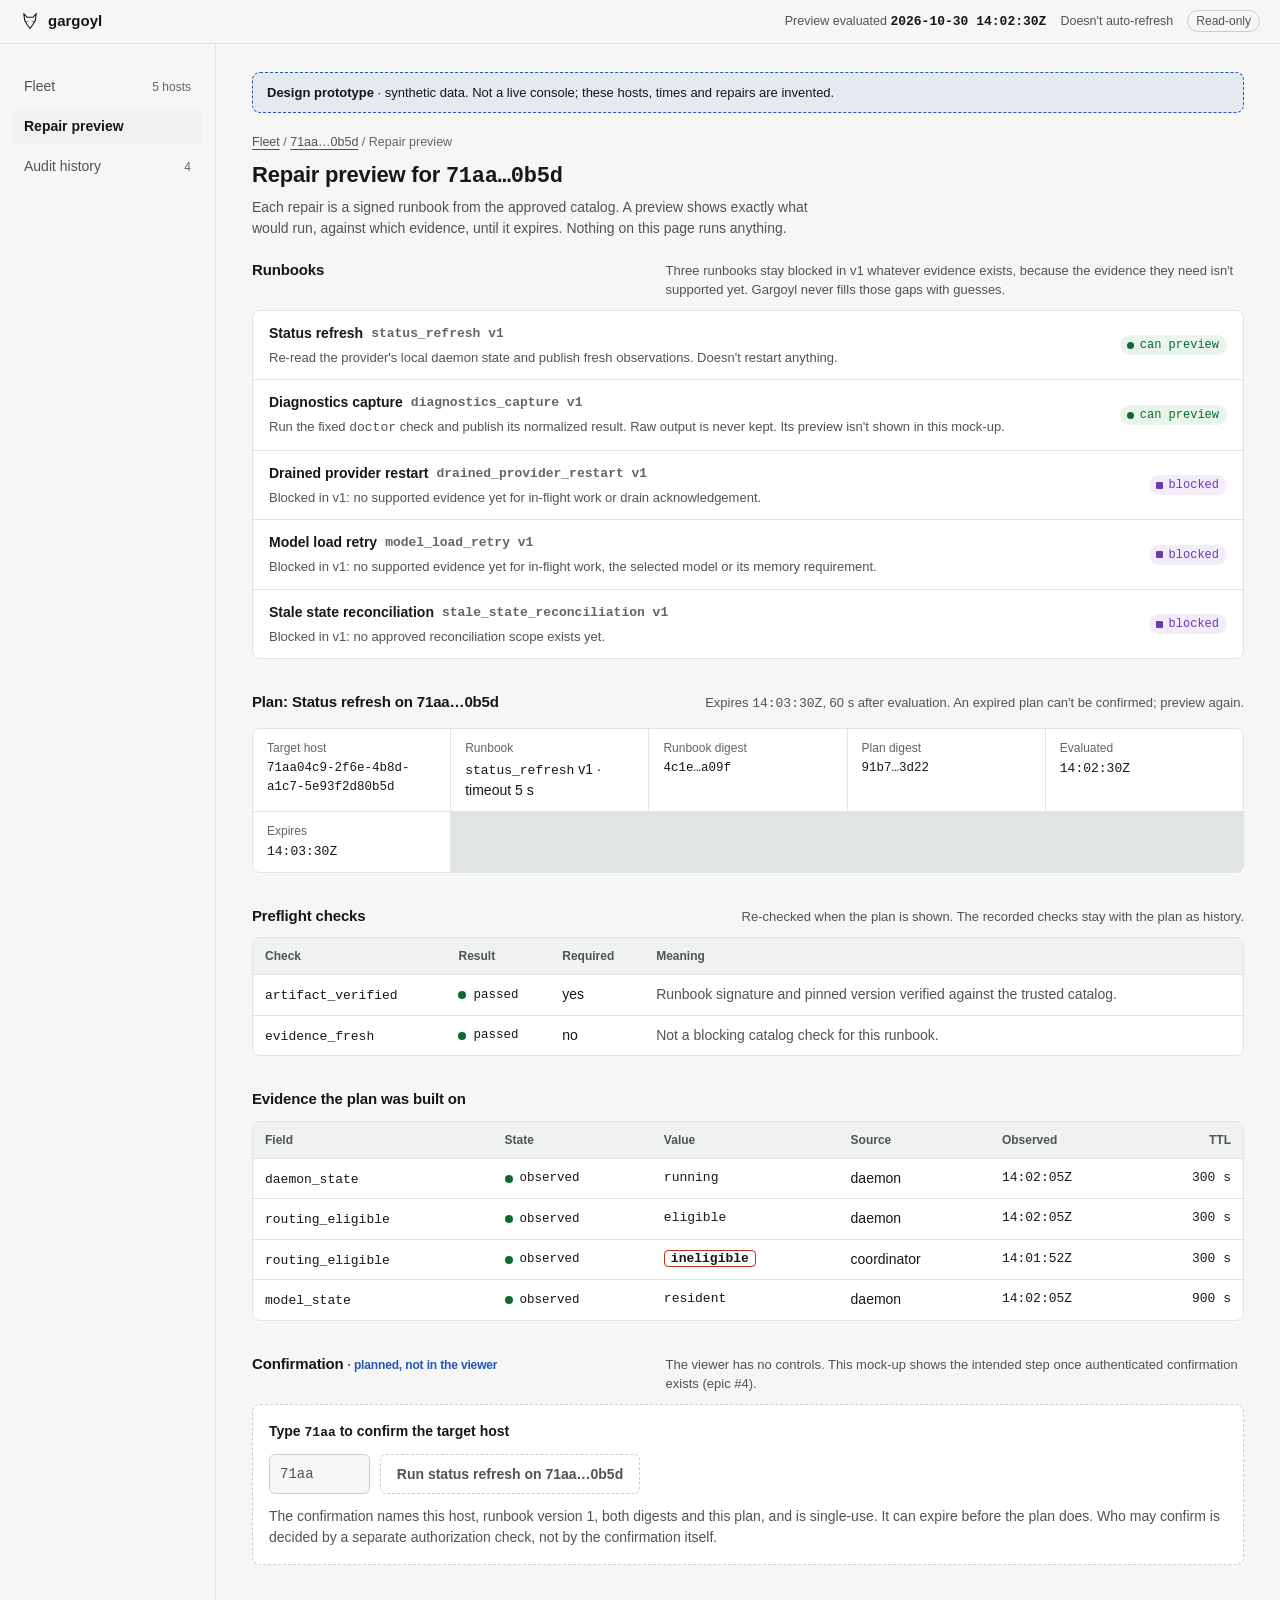
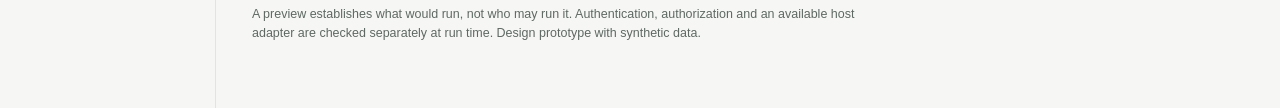
<file: design/app/repair.html>
<!doctype html>
<html lang="en">
<head>
  <meta charset="utf-8">
  <meta name="viewport" content="width=device-width, initial-scale=1">
  <title>Repair preview · Gargoyl</title>
  <link rel="icon" href="../../assets/icon/favicon.svg" type="image/svg+xml">
  <link rel="apple-touch-icon" href="../../assets/icon/apple-touch-icon.png" sizes="180x180">
  <link rel="stylesheet" href="app.css">
</head>
<body>
<a class="skip-link" href="#main">Skip to content</a>
<div class="shell">
  <header class="topbar">
    <a class="brand" href="index.html" aria-label="Gargoyl fleet overview">
      <svg viewBox="0 0 64 64" aria-hidden="true"><path d="M12 8 22 20h20L52 8l-3 22-8 14-9 12-9-12-8-14z" fill="none" stroke="currentColor" stroke-width="3.5" stroke-linejoin="round"/><path class="brand-eyes" d="M21 31l8 3-8 1z M43 31l-8 3 8 1z"/></svg>
      gargoyl
    </a>
    <div class="asof">
      <span>Preview evaluated <strong class="mono">2026-10-30 14:02:30Z</strong></span>
      <span>Doesn't auto-refresh</span>
      <span class="pill">Read-only</span>
    </div>
  </header>

  <nav class="nav" aria-label="Sections">
    <ul>
      <li><a href="index.html">Fleet <span class="count">5 hosts</span></a></li>
      <li><a href="repair.html" aria-current="page">Repair preview</a></li>
      <li><a href="audit.html">Audit history <span class="count">4</span></a></li>
    </ul>
  </nav>

  <main id="main">
    <p class="proto-banner" role="note"><strong>Design prototype</strong> · synthetic data. Not a live console; these hosts, times and repairs are invented.</p>
    <p class="crumbs"><a href="index.html">Fleet</a> / <a href="host-71aa.html">71aa…0b5d</a> / Repair preview</p>
    <div class="page-head">
      <div>
        <h1>Repair preview for <span class="mono" style="font-size:inherit">71aa…0b5d</span></h1>
        <p>Each repair is a signed runbook from the approved catalog. A preview shows exactly what would run, against which evidence, until it expires. Nothing on this page runs anything.</p>
      </div>
    </div>

    <section aria-labelledby="runbooks-title">
      <div class="section-head">
        <h2 id="runbooks-title">Runbooks</h2>
        <p>Three runbooks stay blocked in v1 whatever evidence exists, because the evidence they need isn't supported yet. Gargoyl never fills those gaps with guesses.</p>
      </div>
      <ul class="runbooks">
        <li><a class="runbook" href="repair.html" aria-current="page">
          <span class="name">Status refresh <code class="faint">status_refresh v1</code></span>
          <span class="desc">Re-read the provider's local daemon state and publish fresh observations. Doesn't restart anything.</span>
          <span class="st st-observed">can preview</span>
        </a></li>
        <li class="runbook">
          <span class="name">Diagnostics capture <code class="faint">diagnostics_capture v1</code></span>
          <span class="desc">Run the fixed <code>doctor</code> check and publish its normalized result. Raw output is never kept. Its preview isn't shown in this mock-up.</span>
          <span class="st st-observed">can preview</span>
        </li>
        <li class="runbook">
          <span class="name">Drained provider restart <code class="faint">drained_provider_restart v1</code></span>
          <span class="desc">Blocked in v1: no supported evidence yet for in-flight work or drain acknowledgement.</span>
          <span class="st st-blocked">blocked</span>
        </li>
        <li class="runbook">
          <span class="name">Model load retry <code class="faint">model_load_retry v1</code></span>
          <span class="desc">Blocked in v1: no supported evidence yet for in-flight work, the selected model or its memory requirement.</span>
          <span class="st st-blocked">blocked</span>
        </li>
        <li class="runbook">
          <span class="name">Stale state reconciliation <code class="faint">stale_state_reconciliation v1</code></span>
          <span class="desc">Blocked in v1: no approved reconciliation scope exists yet.</span>
          <span class="st st-blocked">blocked</span>
        </li>
      </ul>
    </section>

    <section aria-labelledby="plan-title">
      <div class="section-head">
        <h2 id="plan-title">Plan: Status refresh on 71aa…0b5d</h2>
        <p>Expires <span class="countdown">14:03:30Z</span>, 60 s after evaluation. An expired plan can't be confirmed; preview again.</p>
      </div>
      <dl class="facts">
        <div><dt>Target host</dt><dd class="digest">71aa04c9-2f6e-4b8d-a1c7-5e93f2d80b5d</dd></div>
        <div><dt>Runbook</dt><dd><code>status_refresh</code> v1 · timeout 5 s</dd></div>
        <div><dt>Runbook digest</dt><dd class="digest">4c1e…a09f</dd></div>
        <div><dt>Plan digest</dt><dd class="digest">91b7…3d22</dd></div>
        <div><dt>Evaluated</dt><dd class="mono">14:02:30Z</dd></div>
        <div><dt>Expires</dt><dd class="mono">14:03:30Z</dd></div>
      </dl>
    </section>

    <section aria-labelledby="checks-title">
      <div class="section-head">
        <h2 id="checks-title">Preflight checks</h2>
        <p>Re-checked when the plan is shown. The recorded checks stay with the plan as history.</p>
      </div>
      <div class="table-wrap" tabindex="0" role="region" aria-label="Preflight checks (scrollable table)">
        <table>
          <thead><tr><th scope="col">Check</th><th scope="col">Result</th><th scope="col">Required</th><th scope="col">Meaning</th></tr></thead>
          <tbody>
            <tr><th scope="row"><code>artifact_verified</code></th><td><span class="ev ev-observed">passed</span></td><td>yes</td><td class="muted">Runbook signature and pinned version verified against the trusted catalog.</td></tr>
            <tr><th scope="row"><code>evidence_fresh</code></th><td><span class="ev ev-observed">passed</span></td><td>no</td><td class="muted">Not a blocking catalog check for this runbook.</td></tr>
          </tbody>
        </table>
      </div>
    </section>

    <section aria-labelledby="evidence-title">
      <div class="section-head"><h2 id="evidence-title">Evidence the plan was built on</h2></div>
      <div class="table-wrap" tabindex="0" role="region" aria-label="Evidence the plan was built on (scrollable table)">
        <table>
          <thead><tr><th scope="col">Field</th><th scope="col">State</th><th scope="col">Value</th><th scope="col">Source</th><th scope="col">Observed</th><th scope="col" class="num">TTL</th></tr></thead>
          <tbody>
            <tr><th scope="row"><code>daemon_state</code></th><td><span class="ev ev-observed">observed</span></td><td class="mono">running</td><td>daemon</td><td class="mono">14:02:05Z</td><td class="num mono">300 s</td></tr>
            <tr><th scope="row"><code>routing_eligible</code></th><td><span class="ev ev-observed">observed</span></td><td class="mono">eligible</td><td>daemon</td><td class="mono">14:02:05Z</td><td class="num mono">300 s</td></tr>
            <tr><th scope="row"><code>routing_eligible</code></th><td><span class="ev ev-observed">observed</span></td><td class="mono"><span class="adv">ineligible</span></td><td>coordinator</td><td class="mono">14:01:52Z</td><td class="num mono">300 s</td></tr>
            <tr><th scope="row"><code>model_state</code></th><td><span class="ev ev-observed">observed</span></td><td class="mono">resident</td><td>daemon</td><td class="mono">14:02:05Z</td><td class="num mono">900 s</td></tr>
          </tbody>
        </table>
      </div>
    </section>

    <section aria-labelledby="confirm-title">
      <div class="section-head">
        <h2 id="confirm-title">Confirmation <span class="planned-tag">· planned, not in the viewer</span></h2>
        <p>The viewer has no controls. This mock-up shows the intended step once authenticated confirmation exists (epic #4).</p>
      </div>
      <figure class="confirm" aria-label="Mock-up of the planned confirmation step">
        <p class="confirm-title">Type <code>71aa</code> to confirm the target host</p>
        <div class="row" aria-hidden="true">
          <span class="input mock">71aa</span>
          <span class="btn mock">Run status refresh on 71aa…0b5d</span>
        </div>
        <figcaption class="muted">The confirmation names this host, runbook version 1, both digests and this plan, and is single-use. It can expire before the plan does. Who may confirm is decided by a separate authorization check, not by the confirmation itself.</figcaption>
      </figure>
    </section>

    <footer class="page-foot">A preview establishes what would run, not who may run it. Authentication, authorization and an available host adapter are checked separately at run time. Design prototype with synthetic data.</footer>
  </main>
</div>
</body>
</html>
</file>
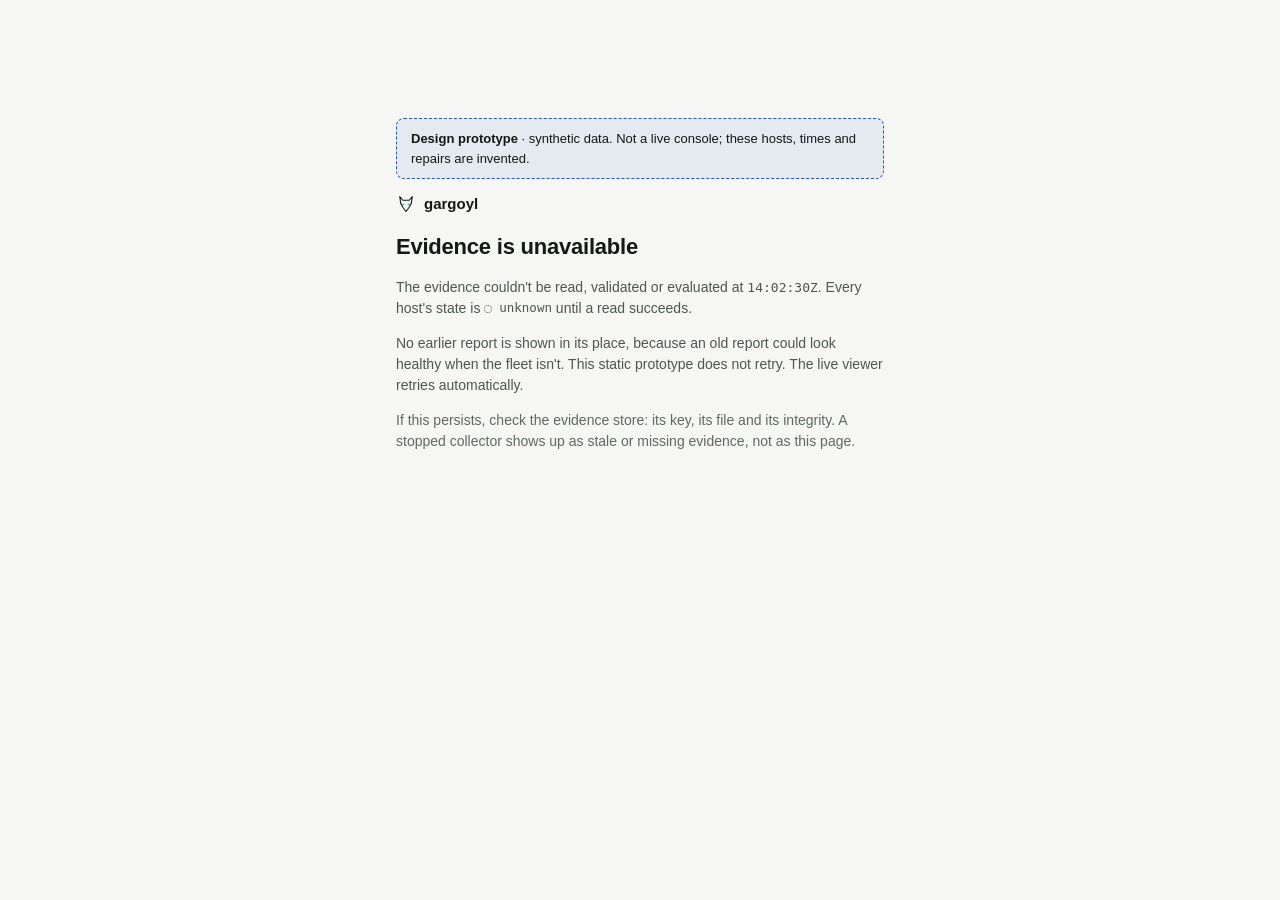
<file: design/app/unavailable.html>
<!doctype html>
<html lang="en">
<head>
  <meta charset="utf-8">
  <meta name="viewport" content="width=device-width, initial-scale=1">
  <title>Evidence unavailable · Gargoyl</title>
  <link rel="icon" href="../../assets/icon/favicon.svg" type="image/svg+xml">
  <link rel="apple-touch-icon" href="../../assets/icon/apple-touch-icon.png" sizes="180x180">
  <link rel="stylesheet" href="app.css">
</head>
<body>
<main id="main" class="unavailable">
    <p class="proto-banner" role="note"><strong>Design prototype</strong> · synthetic data. Not a live console; these hosts, times and repairs are invented.</p>
  <a class="brand" href="index.html" aria-label="Gargoyl">
    <svg viewBox="0 0 64 64" aria-hidden="true"><path d="M12 8 22 20h20L52 8l-3 22-8 14-9 12-9-12-8-14z" fill="none" stroke="currentColor" stroke-width="3.5" stroke-linejoin="round"/><path class="brand-eyes" d="M21 31l8 3-8 1z M43 31l-8 3 8 1z"/></svg>
    gargoyl
  </a>
  <h1>Evidence is unavailable</h1>
  <p class="muted">The evidence couldn't be read, validated or evaluated at <span class="mono">14:02:30Z</span>. Every host's state is <span class="ev ev-unknown">unknown</span> until a read succeeds.</p>
  <p class="muted">No earlier report is shown in its place, because an old report could look healthy when the fleet isn't. This static prototype does not retry. The live viewer retries automatically.</p>
  <p class="faint">If this persists, check the evidence store: its key, its file and its integrity. A stopped collector shows up as stale or missing evidence, not as this page.</p>
</main>
</body>
</html>
</file>
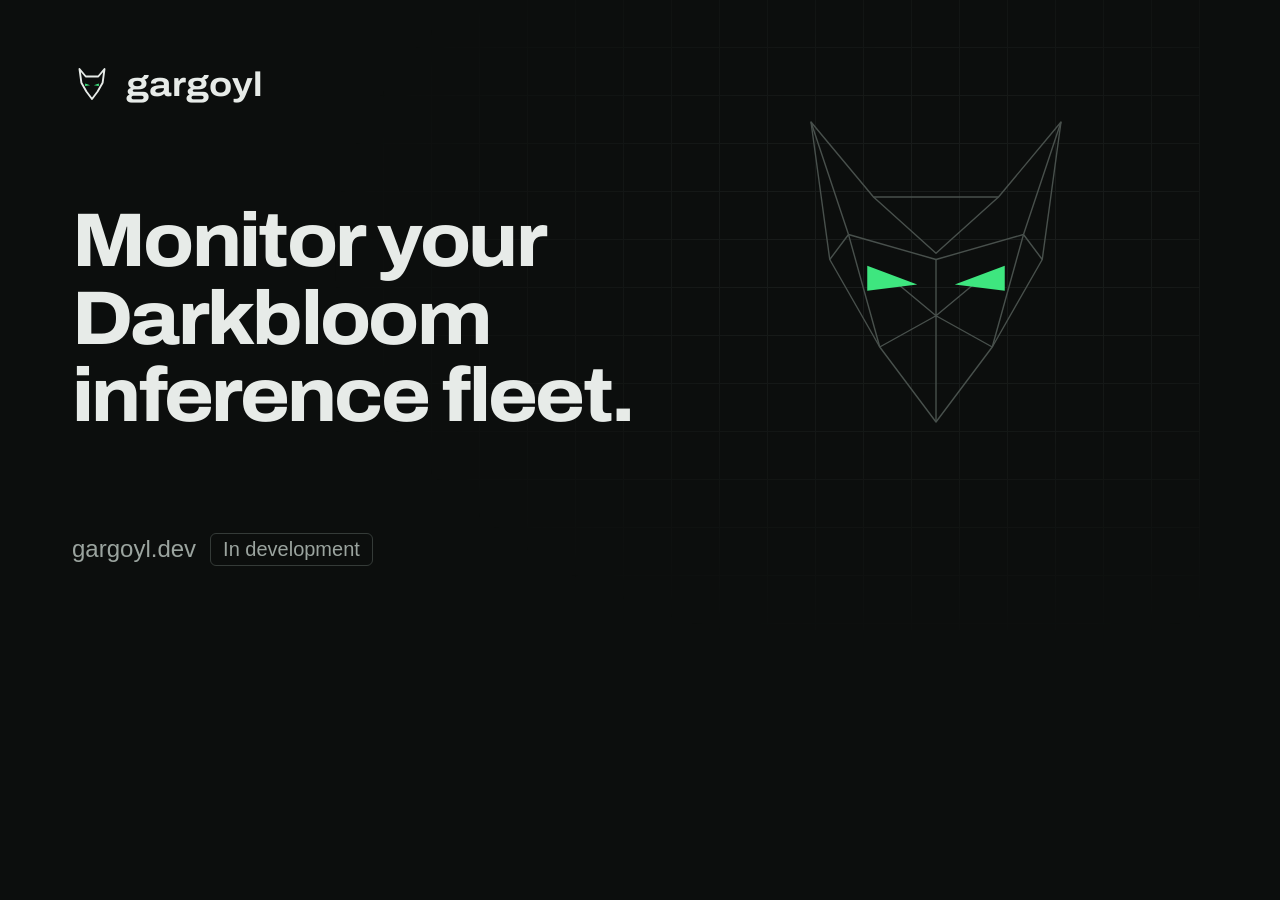
<file: site/og/og.html>
<!doctype html>
<!-- Source for src/og.png (1200x630 link preview). Render with: node site/og/render.js -->
<html lang="en">
<head>
<meta charset="utf-8">
<style>
  @font-face {
    font-family: "Archivo";
    font-weight: 100 900;
    font-stretch: 62% 125%;
    src: url("../src/fonts/archivo-latin-variable.woff2") format("woff2");
  }
  * { box-sizing: border-box; }
  html, body { margin: 0; }
  body {
    width: 1200px;
    height: 630px;
    overflow: hidden;
    position: relative;
    background: #0c0e0d;
    color: #e7ebe8;
    font-family: ui-sans-serif, -apple-system, "Segoe UI", sans-serif;
  }
  .grid {
    position: absolute;
    inset: 0;
    background-image:
      linear-gradient(#262b29 1px, transparent 1px),
      linear-gradient(90deg, #262b29 1px, transparent 1px);
    background-size: 48px 48px;
    background-position: -1px -1px;
    opacity: 0.5;
    -webkit-mask-image: radial-gradient(ellipse 70% 90% at 78% 40%, #000 15%, transparent 72%);
  }
  .mark {
    position: absolute;
    right: 64px;
    top: 72px;
    width: 400px;
    height: 400px;
    color: #48504c;
  }
  .mark path { vector-effect: non-scaling-stroke; }
  .eyes { fill: #3ee67f; }
  .copy {
    position: absolute;
    left: 72px;
    top: 64px;
    bottom: 64px;
    width: 700px;
    display: flex;
    flex-direction: column;
    justify-content: space-between;
  }
  .wordmark {
    display: flex;
    align-items: center;
    gap: 14px;
    font-family: "Archivo", sans-serif;
    font-stretch: 112%;
    font-weight: 700;
    font-size: 34px;
  }
  .wordmark svg { width: 40px; height: 40px; color: #e7ebe8; }
  h1 {
    margin: 0;
    font-family: "Archivo", sans-serif;
    font-stretch: 108%;
    font-weight: 760;
    font-size: 76px;
    line-height: 1.02;
    letter-spacing: -0.035em;
  }
  h1 em { font-style: normal; color: #3ee67f; }
  .foot {
    display: flex;
    gap: 14px;
    align-items: center;
    color: #9ba49f;
    font-size: 24px;
  }
  .tag {
    padding: 4px 12px;
    border: 1px solid #353b38;
    border-radius: 6px;
    font-size: 20px;
  }
</style>
</head>
<body>
  <div class="grid"></div>
  <svg class="mark" viewBox="0 0 64 64" aria-hidden="true">
    <g fill="none" stroke="currentColor" stroke-width="1.4" stroke-linejoin="round">
      <path d="M12 8 22 20h20L52 8l-3 22-8 14-9 12-9-12-8-14z"/>
      <path d="M12 8 18 26M52 8l-6 18M22 20l10 9 10-9M18 26l14 4 14-4M15 30l3-4M49 30l-3-4"/>
      <path d="M32 30v26M23 44l9-5 9 5M32 39l-6-5M32 39l6-5M18 26l5 18M46 26l-5 18"/>
    </g>
    <path class="eyes" d="M21 31l8 3-8 1z M43 31l-8 3 8 1z"/>
  </svg>
  <div class="copy">
    <div class="wordmark">
      <svg viewBox="0 0 64 64" aria-hidden="true">
        <path d="M12 8 22 20h20L52 8l-3 22-8 14-9 12-9-12-8-14z" fill="none" stroke="currentColor" stroke-width="3" stroke-linejoin="round"/>
        <path class="eyes" d="M21 31l8 3-8 1z M43 31l-8 3 8 1z"/>
      </svg>
      gargoyl
    </div>
    <h1>Monitor your Darkbloom inference fleet.</h1>
    <div class="foot">
      <span>gargoyl.dev</span>
      <span class="tag">In development</span>
    </div>
  </div>
</body>
</html>
</file>
<file: design/app/app.css>
/* Gargoyl operator console: design prototype styles.
   No scripts: everything here must survive a server-rendered, script-free viewer. */

:root {
  --bg: #0c0e0d;
  --surface: #121514;
  --surface-2: #181c1a;
  --line: #262b29;
  --line-strong: #353b38;
  --text: #e7ebe8;
  --text-muted: #a3aca7;
  --text-faint: #8a948e;
  --accent: #3ee67f;
  --accent-ink: #06210f;
  --focus: #3ee67f;

  --observed: #3ee67f;
  --observed-soft: rgba(62, 230, 127, 0.1);
  --stale: #e8b04b;
  --stale-soft: rgba(232, 176, 75, 0.1);
  --unknown: #a3aca7;
  --unknown-soft: rgba(163, 172, 167, 0.1);
  --blocked: #c4a1f5;
  --blocked-soft: rgba(196, 161, 245, 0.12);
  --mismatch: #f08a7a;
  --mismatch-soft: rgba(240, 138, 122, 0.1);
  --selection: rgba(62, 230, 127, 0.28);
  --info: #8ab4f8;
  --info-soft: rgba(138, 180, 248, 0.1);

  --sans: ui-sans-serif, -apple-system, BlinkMacSystemFont, "Segoe UI", Inter, Roboto, "Helvetica Neue", Arial, sans-serif;
  --mono: ui-monospace, SFMono-Regular, "JetBrains Mono", Menlo, Consolas, monospace;
  --radius: 8px;
  color-scheme: dark;
}

@media (prefers-color-scheme: light) {
  :root {
    --bg: #f6f7f5;
    --surface: #ffffff;
    --surface-2: #f0f2ef;
    --line: #e1e5e1;
    --line-strong: #c9cfca;
    --text: #141816;
    --text-muted: #4d5651;
    --text-faint: #5f6863;
    --accent: #11823f;
    --accent-ink: #ffffff;
    --focus: #11823f;
    --observed: #0b6b32;
    --observed-soft: rgba(17, 130, 63, 0.09);
    --stale: #8a5a00;
    --stale-soft: rgba(176, 116, 0, 0.1);
    --unknown: #4d5651;
    --unknown-soft: rgba(77, 86, 81, 0.08);
    --blocked: #6d3ab0;
    --blocked-soft: rgba(109, 58, 176, 0.09);
    --mismatch: #b3321f;
    --mismatch-soft: rgba(179, 50, 31, 0.08);
    --selection: rgba(17, 130, 63, 0.2);
    --info: #2357b5;
    --info-soft: rgba(35, 87, 181, 0.08);
    color-scheme: light;
  }
}

*, *::before, *::after { box-sizing: border-box; }
html { -webkit-text-size-adjust: 100%; }
body {
  margin: 0;
  background: var(--bg);
  color: var(--text);
  font: 14px/1.5 var(--sans);
  -webkit-font-smoothing: antialiased;
}
::selection { background: var(--selection); }
a { color: inherit; text-underline-offset: 3px; }
:focus-visible { outline: 2px solid var(--focus); outline-offset: 2px; border-radius: 4px; }
h1, h2, h3 { margin: 0; letter-spacing: -0.01em; }
p { margin: 0; }
code, .mono { font-family: var(--mono); font-size: 0.8125rem; font-variant-numeric: tabular-nums; }
.muted { color: var(--text-muted); }
.faint { color: var(--text-faint); }
.sr-only {
  position: absolute !important; width: 1px; height: 1px; padding: 0; margin: -1px;
  overflow: hidden; clip: rect(0 0 0 0); white-space: nowrap; border: 0;
}
.skip-link {
  position: absolute; left: 12px; top: -48px; z-index: 10; padding: 8px 12px;
  background: var(--accent); color: var(--accent-ink); border-radius: 6px; font-weight: 600; text-decoration: none;
}
.skip-link:focus { top: 8px; }

/* Shell */

.shell { display: grid; min-height: 100vh; grid-template-columns: minmax(0, 1fr); grid-template-rows: auto auto 1fr; }
@media (min-width: 1000px) {
  .shell { grid-template-columns: 216px minmax(0, 1fr); grid-template-rows: auto 1fr; }
  .topbar { grid-column: 1 / -1; }
}

.topbar {
  position: sticky; top: 0; z-index: 5;
  display: flex; flex-wrap: wrap; align-items: center; gap: 8px 20px;
  padding: 10px 20px;
  background: var(--bg);
  border-bottom: 1px solid var(--line);
}
.brand { display: inline-flex; align-items: center; gap: 8px; font-weight: 700; font-size: 15px; text-decoration: none; }
.brand svg { width: 20px; height: 20px; }
.brand-eyes { fill: var(--accent); }
.asof {
  display: flex; flex-wrap: wrap; align-items: center; gap: 4px 14px;
  margin-left: auto;
  color: var(--text-muted);
  font-size: 12.5px;
}
.asof strong { color: var(--text); font-weight: 600; }
.pill {
  display: inline-flex; align-items: center; gap: 6px;
  padding: 1px 8px; border: 1px solid var(--line-strong); border-radius: 999px;
  font-size: 12px; color: var(--text-muted); white-space: nowrap;
}

.nav { border-bottom: 1px solid var(--line); }
.nav ul { display: flex; gap: 4px; margin: 0; padding: 6px 12px; list-style: none; overflow-x: auto; }
.nav a {
  display: flex; align-items: center; gap: 10px;
  min-height: 36px; padding: 0 12px; border-radius: 6px;
  color: var(--text-muted); text-decoration: none; white-space: nowrap;
}
.nav a:hover { background: var(--surface-2); color: var(--text); }
.nav a[aria-current] { background: var(--surface-2); color: var(--text); font-weight: 600; }
.nav .count { margin-left: auto; color: var(--text-faint); font-size: 12px; }
@media (min-width: 1000px) {
  .nav { border-bottom: 0; border-right: 1px solid var(--line); }
  .nav ul { flex-direction: column; padding: 16px 12px; position: sticky; top: 52px; }
}

main { min-width: 0; padding: 24px 20px 64px; }
@media (min-width: 1000px) { main { padding: 28px 36px 72px; } }
.page-head { display: flex; flex-wrap: wrap; align-items: flex-end; justify-content: space-between; gap: 12px 24px; margin-bottom: 20px; }
.page-head h1 { font-size: 22px; font-weight: 680; }
.page-head p { margin-top: 4px; color: var(--text-muted); max-width: 72ch; }
.crumbs { margin-bottom: 6px; color: var(--text-faint); font-size: 12.5px; }
.crumbs a { color: var(--text-muted); }

section + section { margin-top: 32px; }
.section-head { display: flex; flex-wrap: wrap; align-items: baseline; justify-content: space-between; gap: 4px 16px; margin-bottom: 10px; }
.section-head h2 { font-size: 15px; font-weight: 650; }
.section-head p { color: var(--text-muted); font-size: 13px; max-width: 80ch; }

/* State tokens: color + glyph shape + text, never color alone */

.st {
  display: inline-flex; align-items: center; gap: 6px;
  padding: 1px 8px 1px 7px; border-radius: 999px;
  font-family: var(--mono); font-size: 12px; font-weight: 500; white-space: nowrap;
}
.st::before { content: ""; width: 7px; height: 7px; flex: none; }
.st-observed { color: var(--observed); background: var(--observed-soft); }
.st-observed::before { border-radius: 50%; background: currentColor; }
.st-stale { color: var(--stale); background: var(--stale-soft); }
.st-stale::before { border-radius: 50%; border: 1.5px solid currentColor; background: linear-gradient(90deg, currentColor 50%, transparent 50%); }
.st-unknown { color: var(--unknown); background: var(--unknown-soft); }
.st-unknown::before { border-radius: 50%; border: 1.5px dotted currentColor; }
.st-blocked { color: var(--blocked); background: var(--blocked-soft); }
.st-blocked::before { border-radius: 1px; background: currentColor; }
.st-agreement { color: var(--observed); background: var(--observed-soft); }
.st-agreement::before { content: "="; width: auto; height: auto; }
.st-mismatch { color: var(--mismatch); background: var(--mismatch-soft); }
.st-mismatch::before { content: "≠"; width: auto; height: auto; }
.st-warning { color: var(--stale); background: var(--stale-soft); }
.st-warning::before { content: "!"; width: auto; height: auto; font-weight: 700; }
.st-info { color: var(--info); background: var(--info-soft); }
.st-failed { color: var(--mismatch); background: var(--mismatch-soft); }
.st-failed::before { content: "×"; width: auto; height: auto; font-weight: 700; }
.st-info::before { display: none; }

/* Evidence cells: the glyph (shape and colour) shows evidence state; the text is the
   reported value. A red outline marks an adverse reported value. Blocked uses its own
   violet so the two channels never share a colour. */
.ev { display: inline-flex; align-items: center; gap: 7px; font-family: var(--mono); font-size: 12.5px; white-space: nowrap; }
.ev::before { content: ""; width: 8px; height: 8px; flex: none; }
.ev-observed::before { border-radius: 50%; background: var(--observed); }
.ev-stale::before { border-radius: 50%; border: 1.5px solid var(--stale); background: linear-gradient(90deg, var(--stale) 50%, transparent 50%); }
.ev-stale { color: var(--text-muted); }
.ev-unknown::before { border-radius: 50%; border: 1.5px dotted var(--unknown); }
.ev-unknown { color: var(--text-muted); }
.ev-blocked::before { border-radius: 1px; background: var(--blocked); }
.adv { padding: 0 6px; border: 1px solid var(--mismatch); border-radius: 4px; color: var(--text); font-weight: 600; }
.ev .adv { margin-left: -1px; }

.legend { display: flex; flex-wrap: wrap; gap: 6px 14px; align-items: center; color: var(--text-muted); font-size: 12.5px; }

/* Attention list */

.attention { border: 1px solid var(--line); border-radius: var(--radius); background: var(--surface); }
.attention li { display: grid; grid-template-columns: minmax(0, 1fr); justify-items: start; gap: 4px 12px; padding: 12px 16px; border-top: 1px solid var(--line); }
.attention li:first-child { border-top: 0; }
.attention ul { margin: 0; padding: 0; list-style: none; }
.attention .what { font-weight: 600; }
.attention .why { color: var(--text-muted); font-size: 13px; }
.attention .go { margin-top: 6px; }
@media (min-width: 760px) {
  .attention li { grid-template-columns: 130px minmax(0, 1fr) auto; align-items: baseline; justify-items: stretch; }
  .attention li > .st { justify-self: start; }
  .attention .why { grid-column: 2; }
  .attention .go { grid-column: 3; grid-row: 1 / span 2; align-self: center; margin-top: 0; }
}

/* Tables */

.table-wrap { overflow-x: auto; border: 1px solid var(--line); border-radius: var(--radius); background: var(--surface); }
table { width: 100%; border-collapse: collapse; }
caption { text-align: left; }
th, td { padding: 9px 12px; border-bottom: 1px solid var(--line); text-align: left; vertical-align: top; }
tbody tr:last-child > * { border-bottom: 0; }
thead th {
  background: var(--surface-2);
  color: var(--text-muted); font-size: 12px; font-weight: 600; white-space: nowrap;
}
tbody th { font-weight: 500; }
td .sub { display: block; margin-top: 2px; color: var(--text-faint); font-size: 12px; }
.num { text-align: right; font-variant-numeric: tabular-nums; white-space: nowrap; }
.nowrap { white-space: nowrap; }

.fleet td, .fleet th { white-space: nowrap; }
.fleet tbody tr:hover > * { background: var(--surface-2); }
.fleet tbody th, .fleet thead th:first-child { position: sticky; left: 0; z-index: 1; background: var(--surface); box-shadow: 1px 0 0 var(--line); }
.fleet thead th:first-child { background: var(--surface-2); z-index: 2; }
.fleet .host a { font-family: var(--mono); font-size: 13px; font-weight: 600; text-decoration: none; }
.fleet .host a:hover { text-decoration: underline; }
.pair { display: inline-flex; gap: 6px; align-items: center; }
.pair .sep { color: var(--text-faint); font-size: 12px; }
.cell-note { display: block; margin-top: 3px; color: var(--text-faint); font-size: 12px; font-family: var(--sans); }

/* Callouts */

.callout {
  display: grid; gap: 4px;
  padding: 12px 16px; border: 1px solid var(--line);
  border-radius: var(--radius); background: var(--surface);
}
.callout-title { display: flex; flex-wrap: wrap; gap: 8px; align-items: center; font-weight: 600; }
.callout p { color: var(--text-muted); font-size: 13px; }
.callout.warn { background: linear-gradient(var(--stale-soft), var(--stale-soft)), var(--surface); border-color: var(--stale); border-color: color-mix(in srgb, var(--stale) 35%, var(--line)); }
.callout.danger { background: linear-gradient(var(--mismatch-soft), var(--mismatch-soft)), var(--surface); border-color: var(--mismatch); border-color: color-mix(in srgb, var(--mismatch) 35%, var(--line)); }
.stack { display: grid; gap: 12px; }

/* Key-value facts */

.facts { display: grid; grid-template-columns: repeat(auto-fit, minmax(180px, 1fr)); gap: 1px; border: 1px solid var(--line); border-radius: var(--radius); background: var(--line); overflow: hidden; }
.facts div { padding: 10px 14px; background: var(--surface); min-width: 0; }
.facts dt { color: var(--text-faint); font-size: 12px; }
.facts dd { margin: 2px 0 0; overflow-wrap: anywhere; }

.grid-2 { display: grid; gap: 20px; }
@media (min-width: 1200px) { .grid-2 { grid-template-columns: minmax(0, 1fr) minmax(0, 1fr); } }

details { border: 1px solid var(--line); border-radius: var(--radius); background: var(--surface); }
details + details { margin-top: 10px; }
summary { display: flex; align-items: center; gap: 10px; min-height: 44px; padding: 0 14px; cursor: pointer; font-weight: 600; }
summary::-webkit-details-marker { display: none; }
summary::before { content: "▸"; color: var(--text-faint); transition: transform 0.15s; }
details[open] > summary::before { transform: rotate(90deg); }
details > .body { padding: 0 14px 14px; display: grid; gap: 10px; }
details > .body .table-wrap { border-radius: 6px; }

/* Repair */

.runbooks { display: grid; gap: 1px; margin: 0; padding: 0; list-style: none; border: 1px solid var(--line); border-radius: var(--radius); background: var(--line); }
.runbooks > li:first-child, .runbooks > li:first-child > .runbook { border-radius: 7px 7px 0 0; }
.runbooks > li:last-child, .runbooks > li:last-child > .runbook { border-radius: 0 0 7px 7px; }
.runbook:focus-visible { outline-offset: -2px; }
.runbook { display: grid; gap: 4px 16px; padding: 12px 16px; background: var(--surface); text-decoration: none; }
a.runbook:hover { background: var(--surface-2); }
.runbook[aria-current="true"] { background: var(--surface-2); box-shadow: inset 2px 0 0 var(--accent); }
.runbook .name { display: flex; flex-wrap: wrap; gap: 8px; align-items: center; font-weight: 600; }
.runbook .desc { color: var(--text-muted); font-size: 13px; }
.runbook .st, .callout-title .st { justify-self: start; }
@media (min-width: 760px) { .runbook { grid-template-columns: minmax(0, 1fr) auto; align-items: center; } .runbook .desc { grid-column: 1; } .runbook .st { grid-column: 2; grid-row: 1 / span 2; } }

.confirm {
  display: grid; gap: 12px;
  padding: 16px; border: 1px dashed var(--line-strong); border-radius: var(--radius); background: var(--surface);
}
.confirm { margin: 0; }
.confirm .confirm-title { font-weight: 600; }
.mock { display: inline-flex; align-items: center; cursor: default; }
.input.mock { color: var(--text-muted); }
.btn.mock { border-style: dashed; color: var(--text-muted); }
.confirm .row { display: flex; flex-wrap: wrap; gap: 10px; align-items: center; }
.input {
  min-height: 40px; width: 12ch; padding: 0 10px;
  border: 1px solid var(--line-strong); border-radius: 6px; background: var(--bg); color: var(--text);
  font: 14px var(--mono);
}
.btn {
  display: inline-flex; align-items: center; min-height: 40px; padding: 0 16px;
  border-radius: 6px; border: 1px solid var(--line-strong); background: transparent; color: var(--text);
  font: 600 14px var(--sans); text-decoration: none;
}
.planned-tag { color: var(--info); font-size: 12px; font-weight: 600; }

.countdown { font-family: var(--mono); font-variant-numeric: tabular-nums; }
.digest { font-family: var(--mono); font-size: 12.5px; overflow-wrap: anywhere; }

/* Unavailable */

.unavailable { max-width: 560px; margin: 10vh auto 0; display: grid; gap: 14px; }
.unavailable h1 { font-size: 22px; }

footer.page-foot { margin-top: 40px; color: var(--text-faint); font-size: 12.5px; max-width: 90ch; }

/* Prototype labelling: every page states it carries synthetic data. */
.proto-banner { margin: 0 0 20px; padding: 10px 14px; border: 1px dashed var(--info); border-radius: var(--radius); background: var(--info-soft); color: var(--text); font-size: 13px; }
.unavailable .proto-banner { margin: 0; }
</file>
